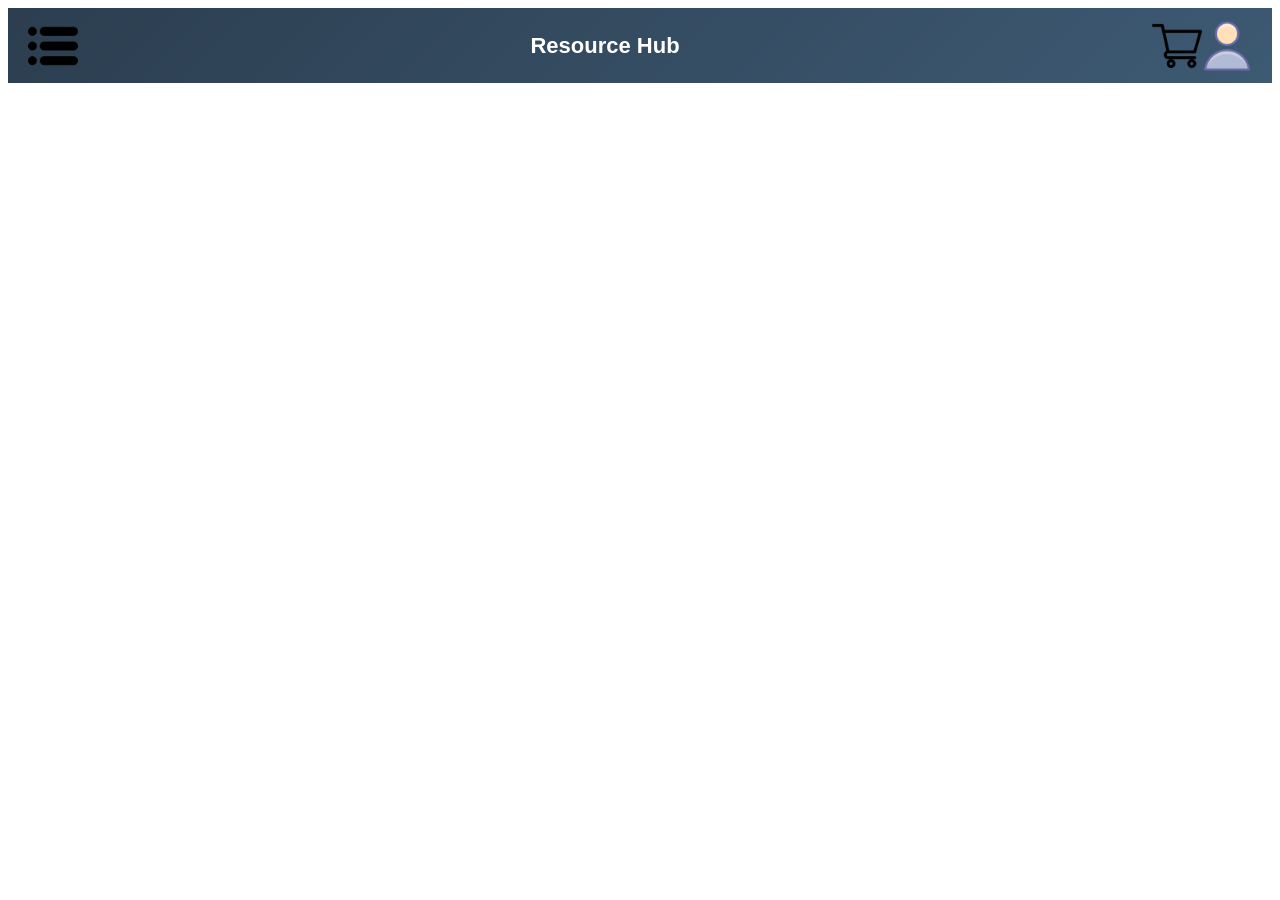
<file: index.html>
<!DOCTYPE html>
<html>
<head>
    <title>Resource Sharing</title>
    <link rel="stylesheet" href="css/main-header.css">
</head>
<body>
    <header class="header">
            <div class ="menu-div">
                <img class="menu-img" src="assets/menu-img.png" alt="menu image">
            </div>
            <div class="logo-div">
                <h2 class="header-logo-text">Resource Hub</h2>
            </div>
            <div class="cart-div">
                <img class="cart-img" src="assets/shopping-cart.png" alt="cart">
            </div>
        <div class="profile-div">
            <img class="profile-img" src="assets/people.png" alt="profile">
        </div>
    </header>
</body>
</html>
</file>
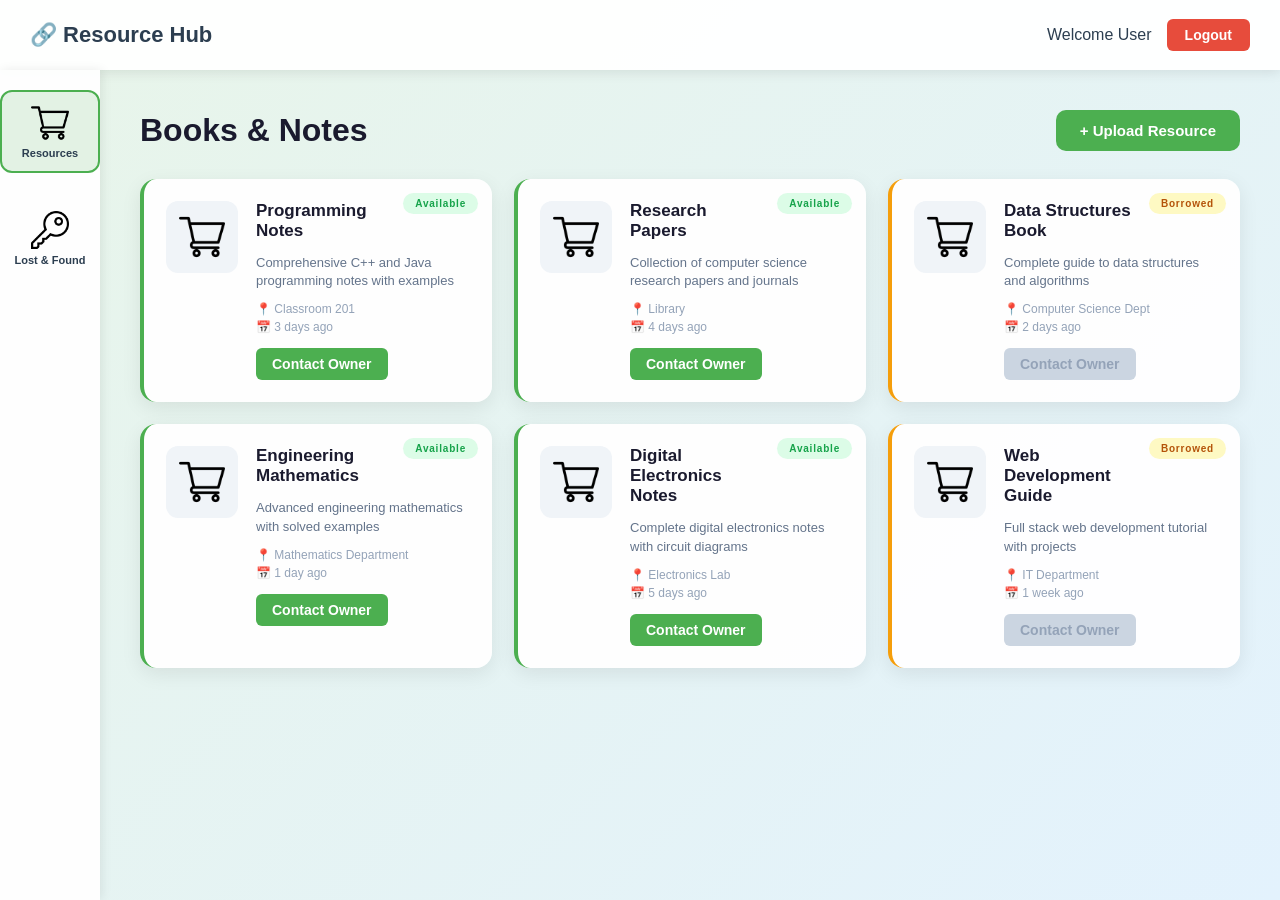
<file: books-notes.html>
<!DOCTYPE html>
<html>
<head>
    <title>Books & Notes - Resource Sharing Hub</title>
    <link href="css/books-notes.css" rel="stylesheet">
</head>
<body>
    <header class="header">
        <div class="logo-div">
            <h2 class="logo-text">🔗 Resource Hub</h2>
        </div>
        <div class="right-section"> 
            <div class="user-info">
                <span>Welcome User</span>
                <a href="welcome.html" class="logout-btn">Logout</a>
            </div>
        </div>
    </header>

    <div class="main-container">
        <aside class="sidebar">
            <div class="icon-container">
                <a href="dashboard.html" class="icon-item-link">
                    <div class="icon-item active">
                        <img src="assets/shopping-cart.png" alt="Resource Sharing" class="nav-icon">
                        <span class="icon-label">Resources</span>
                    </div>
                </a>
                <a href="lost-found.html" class="icon-item-link">
                    <div class="icon-item">
                        <img src="assets/key.png" alt="Lost & Found" class="nav-icon">
                        <span class="icon-label">Lost & Found</span>
                    </div>
                </a>
            </div>
        </aside>

        <main class="main-content">
            <div class="content-header">
                <h1 class="page-title">Books & Notes</h1>
                <a href="upload-resource.html" class="upload-btn">+ Upload Resource</a>
            </div>

            <div class="items-grid" id="itemsGrid">
                <div class="item-card available" data-name="Programming Notes">
                                        <span class="status-badge available">Available</span>
                                        <div class="item-image"><img src="assets/shopping-cart.png" alt="Book"></div>
                    <div class="item-details">
                        <h3>Programming Notes</h3>
                        <p class="item-description">Comprehensive C++ and Java programming notes with examples</p>
                        <div class="item-meta">
                            <span class="location">📍 Classroom 201</span>
                            <span class="date">📅 3 days ago</span>
                        </div>
                        <a href="contact-owner.html" class="contact-btn">Contact Owner</a>
                    </div>
                </div>

                <div class="item-card available" data-name="Research Papers">
                                        <span class="status-badge available">Available</span>
                                        <div class="item-image"><img src="assets/shopping-cart.png" alt="Book"></div>
                    <div class="item-details">
                        <h3>Research Papers</h3>
                        <p class="item-description">Collection of computer science research papers and journals</p>
                        <div class="item-meta">
                            <span class="location">📍 Library</span>
                            <span class="date">📅 4 days ago</span>
                        </div>
                        <a href="contact-owner.html" class="contact-btn">Contact Owner</a>
                    </div>
                </div>

                <div class="item-card borrowed" data-name="Data Structures Book">
                    <span class="status-badge borrowed">Borrowed</span>
                    <div class="item-image"><img src="assets/shopping-cart.png" alt="Book"></div>
                    <div class="item-details">
                        <h3>Data Structures Book</h3>
                        <p class="item-description">Complete guide to data structures and algorithms</p>
                        <div class="item-meta">
                            <span class="location">📍 Computer Science Dept</span>
                            <span class="date">📅 2 days ago</span>
                        </div>
                        <button class="contact-btn" disabled>Contact Owner</button>
                    </div>
                </div>

                <div class="item-card available" data-name="Engineering Mathematics">
                                        <span class="status-badge available">Available</span>
                                        <div class="item-image"><img src="assets/shopping-cart.png" alt="Book"></div>
                    <div class="item-details">
                        <h3>Engineering Mathematics</h3>
                        <p class="item-description">Advanced engineering mathematics with solved examples</p>
                        <div class="item-meta">
                            <span class="location">📍 Mathematics Department</span>
                            <span class="date">📅 1 day ago</span>
                        </div>
                        <a href="contact-owner.html" class="contact-btn">Contact Owner</a>
                    </div>
                </div>

                <div class="item-card available" data-name="Digital Electronics Notes">
                                        <span class="status-badge available">Available</span>
                                        <div class="item-image"><img src="assets/shopping-cart.png" alt="Book"></div>
                    <div class="item-details">
                        <h3>Digital Electronics Notes</h3>
                        <p class="item-description">Complete digital electronics notes with circuit diagrams</p>
                        <div class="item-meta">
                            <span class="location">📍 Electronics Lab</span>
                            <span class="date">📅 5 days ago</span>
                        </div>
                        <a href="contact-owner.html" class="contact-btn">Contact Owner</a>
                    </div>
                </div>

                <div class="item-card borrowed" data-name="Web Development Guide">
                    <span class="status-badge borrowed">Borrowed</span>
                    <div class="item-image"><img src="assets/shopping-cart.png" alt="Book"></div>
                    <div class="item-details">
                        <h3>Web Development Guide</h3>
                        <p class="item-description">Full stack web development tutorial with projects</p>
                        <div class="item-meta">
                            <span class="location">📍 IT Department</span>
                            <span class="date">📅 1 week ago</span>
                        </div>
                        <button class="contact-btn" disabled>Contact Owner</button>
                    </div>
                </div>
            </div>
            <p id="noResults" class="no-results" style="display:none;">No items match your search.</p>
        </main>
    </div>

</body>
</html>
</file>
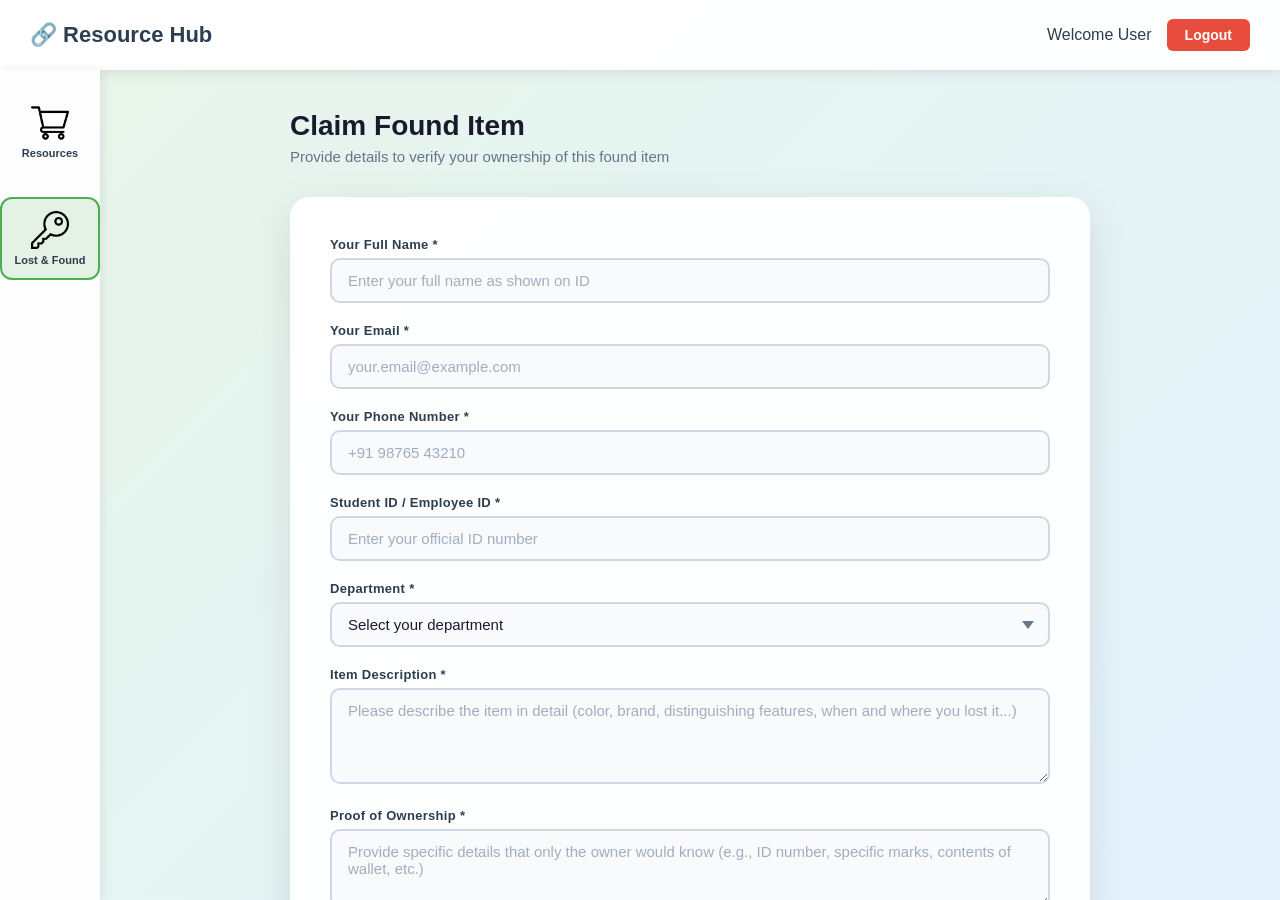
<file: claim-item.html>
<!DOCTYPE html>
<html>
<head>
    <title>Claim Item - Resource Sharing Hub</title>
    <link href="css/claim-item.css" rel="stylesheet">
</head>
<body>
    <header class="header">
        <div class="logo-div">
            <h2 class="logo-text">🔗 Resource Hub</h2>
        </div>
        <div class="right-section"> 
            <div class="user-info">
                <span>Welcome User</span>
                <a href="welcome.html" class="logout-btn">Logout</a>
            </div>
        </div>
    </header>

    <div class="main-container">
        <!-- Left Sidebar with Icons -->
        <aside class="sidebar">
            <div class="icon-container">
                <a href="dashboard.html" class="icon-item-link">
                    <div class="icon-item">
                        <img src="assets/shopping-cart.png" alt="Resource Sharing" class="nav-icon">
                        <span class="icon-label">Resources</span>
                    </div>
                </a>
                <a href="lost-found.html" class="icon-item-link">
                    <div class="icon-item active">
                        <img src="assets/key.png" alt="Lost & Found" class="nav-icon">
                        <span class="icon-label">Lost & Found</span>
                    </div>
                </a>
            </div>
        </aside>

        <!-- Main Content Area -->
        <main class="main-content">
            <div class="claim-container">
                <div class="claim-header">
                    <h1 class="claim-title">Claim Found Item</h1>
                    <p class="claim-subtitle">Provide details to verify your ownership of this found item</p>
                </div>

                
                <!-- Claim Form -->
                <div class="claim-form-container">
                    <form class="claim-form" action="lost-found.html">
                        <div class="form-group">
                            <label class="form-label" for="your-name">Your Full Name *</label>
                            <input type="text" id="your-name" name="your-name" class="form-input" placeholder="Enter your full name as shown on ID" required>
                        </div>

                        <div class="form-group">
                            <label class="form-label" for="your-email">Your Email *</label>
                            <input type="email" id="your-email" name="your-email" class="form-input" placeholder="your.email@example.com" required>
                        </div>

                        <div class="form-group">
                            <label class="form-label" for="your-phone">Your Phone Number *</label>
                            <input type="tel" id="your-phone" name="your-phone" class="form-input" placeholder="+91 98765 43210" required>
                        </div>

                        <div class="form-group">
                            <label class="form-label" for="student-id">Student ID / Employee ID *</label>
                            <input type="text" id="student-id" name="student-id" class="form-input" placeholder="Enter your official ID number" required>
                        </div>

                        <div class="form-group">
                            <label class="form-label" for="department">Department *</label>
                            <select id="department" name="department" class="form-input" required>
                                <option value="">Select your department</option>
                                <option value="computer-science">Computer Science</option>
                                <option value="electronics">Electronics</option>
                                <option value="mechanical">Mechanical</option>
                                <option value="civil">Civil</option>
                                <option value="electrical">Electrical</option>
                                <option value="other">Other</option>
                            </select>
                        </div>

                        <div class="form-group">
                            <label class="form-label" for="item-description">Item Description *</label>
                            <textarea id="item-description" name="description" class="form-input" rows="4" placeholder="Please describe the item in detail (color, brand, distinguishing features, when and where you lost it...)" required></textarea>
                        </div>

                        <div class="form-group">
                            <label class="form-label" for="proof">Proof of Ownership *</label>
                            <textarea id="proof" name="proof" class="form-input" rows="3" placeholder="Provide specific details that only the owner would know (e.g., ID number, specific marks, contents of wallet, etc.)" required></textarea>
                        </div>

                        <div class="form-group">
                            <label class="form-label" for="pickup-time">Preferred Pickup Time</label>
                            <select id="pickup-time" name="pickup-time" class="form-input">
                                <option value="">Select preferred time</option>
                                <option value="morning">Morning (9AM - 12PM)</option>
                                <option value="afternoon">Afternoon (12PM - 4PM)</option>
                                <option value="evening">Evening (4PM - 6PM)</option>
                                <option value="flexible">Flexible</option>
                            </select>
                        </div>

                        <div class="verification-checkbox">
                            <label class="checkbox-label">
                                <input type="checkbox" name="verification" required>
                                <span class="checkmark"></span>
                                I certify that I am the rightful owner of this item and understand that false claims may result in disciplinary action.
                            </label>
                        </div>

                        <div class="form-actions">
                            <a href="lost-found.html" class="cancel-btn">Go Back</a>
                            <button type="submit" class="submit-btn">Submit Claim</button>
                        </div>
                    </form>
                </div>

            </div>
        </main>
    </div>

</body>
</html>
</file>
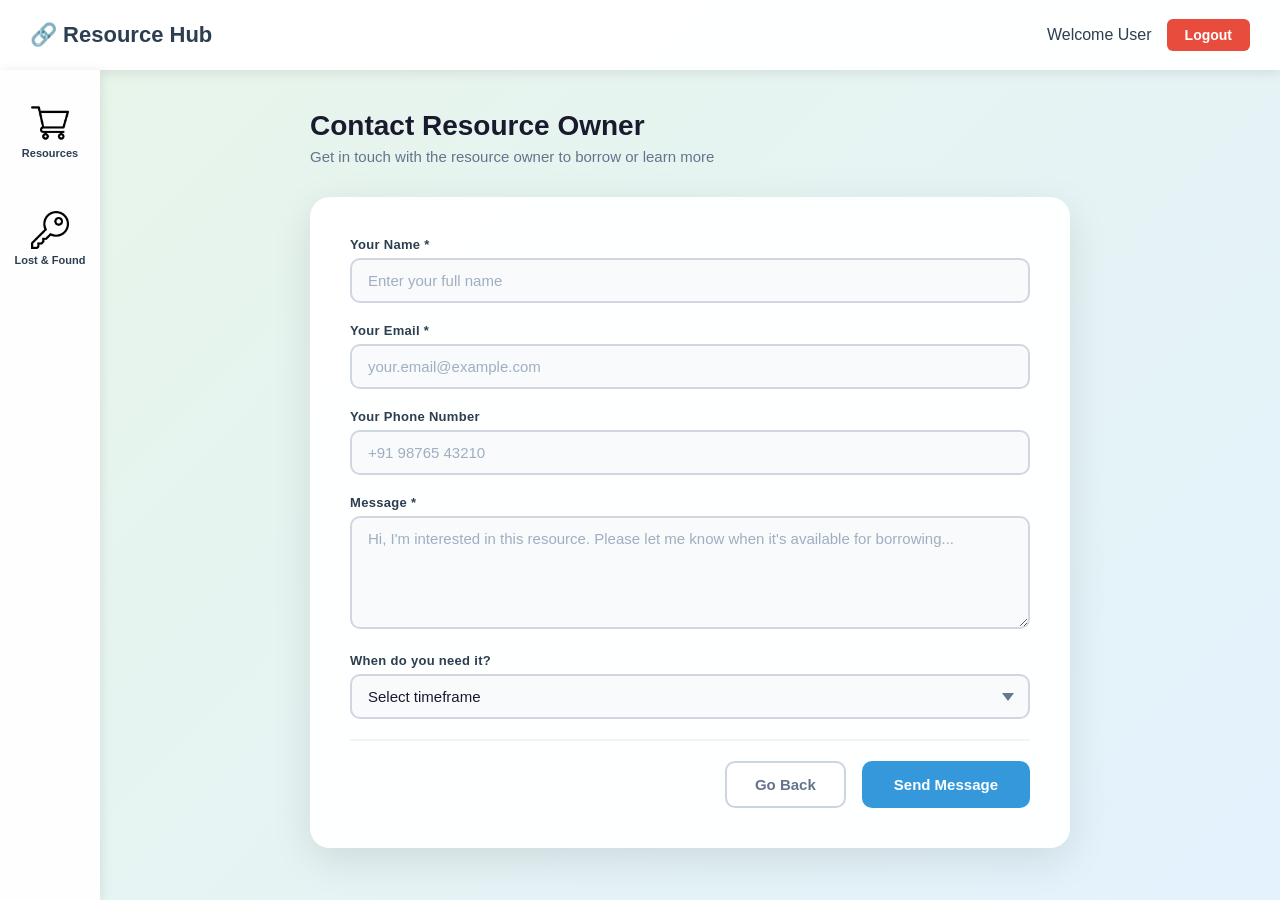
<file: contact-owner.html>
<!DOCTYPE html>
<html>
<head>
    <title>Contact Owner - Resource Sharing Hub</title>
    <link href="css/contact-owner.css" rel="stylesheet">
</head>
<body>
    <header class="header">
        <div class="logo-div">
            <h2 class="logo-text">🔗 Resource Hub</h2>
        </div>
        <div class="right-section"> 
            <div class="user-info">
                <span>Welcome User</span>
                <a href="welcome.html" class="logout-btn">Logout</a>
            </div>
        </div>
    </header>

    <div class="main-container">
        <!-- Left Sidebar with Icons -->
        <aside class="sidebar">
            <div class="icon-container">
                <a href="dashboard.html" class="icon-item-link">
                    <div class="icon-item">
                        <img src="assets/shopping-cart.png" alt="Resource Sharing" class="nav-icon">
                        <span class="icon-label">Resources</span>
                    </div>
                </a>
                <a href="lost-found.html" class="icon-item-link">
                    <div class="icon-item">
                        <img src="assets/key.png" alt="Lost & Found" class="nav-icon">
                        <span class="icon-label">Lost & Found</span>
                    </div>
                </a>
            </div>
        </aside>

        <!-- Main Content Area -->
        <main class="main-content">
            <div class="contact-container">
                <div class="contact-header">
                    <h1 class="contact-title">Contact Resource Owner</h1>
                    <p class="contact-subtitle">Get in touch with the resource owner to borrow or learn more</p>
                </div>

                <!-- Contact Form -->
                <div class="contact-form-container">
                    <form class="contact-form" action="dashboard.html">
                        <div class="form-group">
                            <label class="form-label" for="your-name">Your Name *</label>
                            <input type="text" id="your-name" name="your-name" class="form-input" placeholder="Enter your full name" required>
                        </div>

                        <div class="form-group">
                            <label class="form-label" for="your-email">Your Email *</label>
                            <input type="email" id="your-email" name="your-email" class="form-input" placeholder="your.email@example.com" required>
                        </div>

                        <div class="form-group">
                            <label class="form-label" for="your-phone">Your Phone Number</label>
                            <input type="tel" id="your-phone" name="your-phone" class="form-input" placeholder="+91 98765 43210">
                        </div>

                        <div class="form-group">
                            <label class="form-label" for="message">Message *</label>
                            <textarea id="message" name="message" class="form-input" rows="5" placeholder="Hi, I'm interested in this resource. Please let me know when it's available for borrowing..." required></textarea>
                        </div>

                        <div class="form-group">
                            <label class="form-label" for="availability">When do you need it?</label>
                            <select id="availability" name="availability" class="form-input">
                                <option value="">Select timeframe</option>
                                <option value="immediately">Immediately</option>
                                <option value="this-week">This week</option>
                                <option value="next-week">Next week</option>
                                <option value="this-month">This month</option>
                                <option value="flexible">Flexible</option>
                            </select>
                        </div>

                        <div class="form-actions">
                            <a href="dashboard.html" class="cancel-btn">Go Back</a>
                            <button type="submit" class="submit-btn">Send Message</button>
                        </div>
                    </form>
                </div>

            </div>
        </main>
    </div>

</body>
</html>
</file>
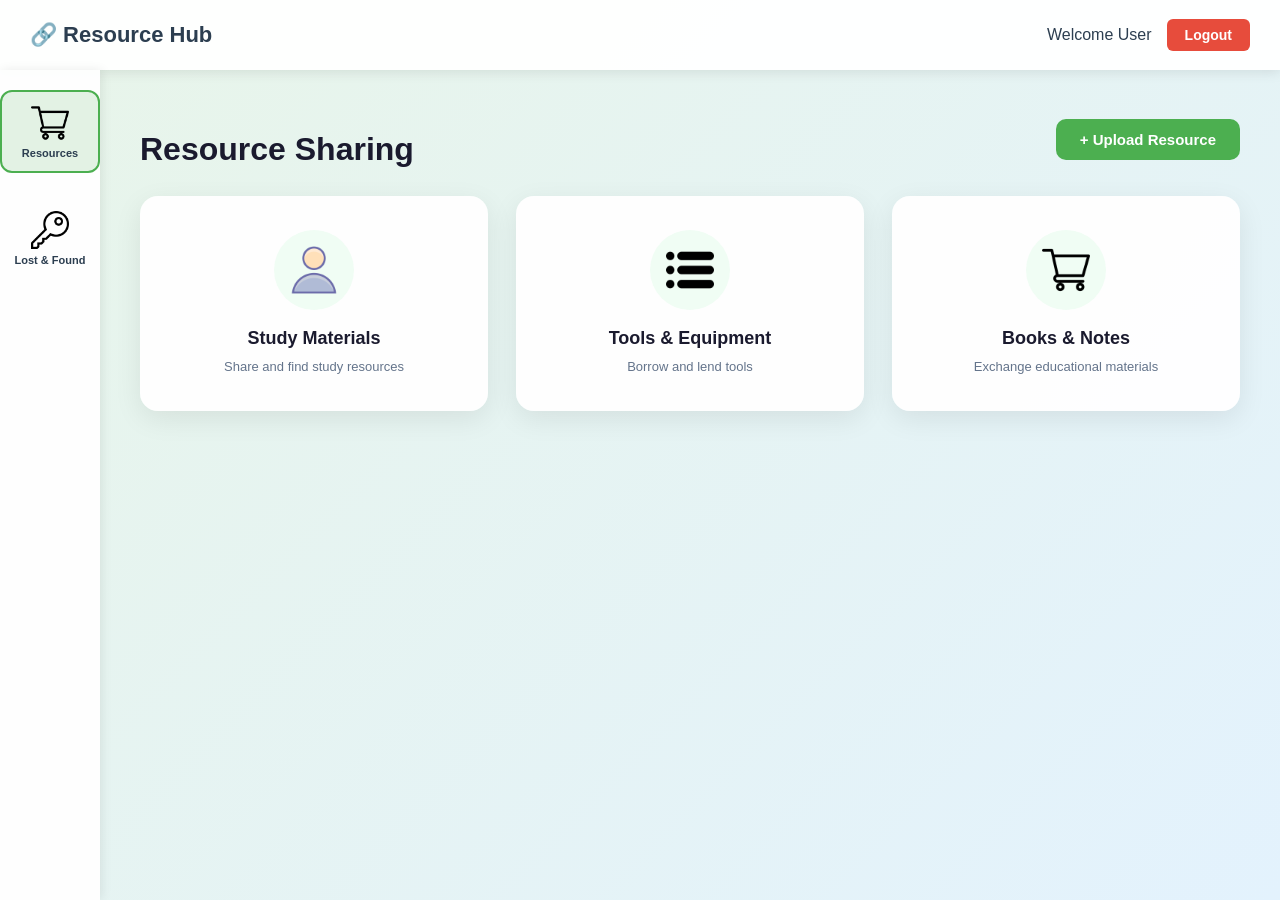
<file: dashboard.html>
<!DOCTYPE html>
<html>
<head>
    <title>Resource Sharing & Lost Items Dashboard</title>
    <link href="css/dashboard.css" rel="stylesheet">
</head>
<body>
    <header class="header">
        <div class="logo-div">
            <h2 class="logo-text">🔗 Resource Hub</h2>
        </div>
        <div class="right-section"> 
            <div class="user-info">
                <span>Welcome User</span>
                <a href="welcome.html" class="logout-btn">Logout</a>
            </div>
        </div>
    </header>

    <div class="main-container">
        <!-- Left Sidebar with Icons -->
        <aside class="sidebar">
            <div class="icon-container">
                <a href="dashboard.html" class="icon-item-link">
                    <div class="icon-item active">
                        <img src="assets/shopping-cart.png" alt="Resource Sharing" class="nav-icon">
                        <span class="icon-label">Resources</span>
                    </div>
                </a>
                <a href="lost-found.html" class="icon-item-link">
                    <div class="icon-item">
                        <img src="assets/key.png" alt="Lost & Found" class="nav-icon">
                        <span class="icon-label">Lost & Found</span>
                    </div>
                </a>
            </div>
        </aside>

        <!-- Main Content Area -->
        <main class="main-content">
            <!-- Resource Sharing Section -->
            <div id="resource-sharing" class="content-section active">
                <div class="content-header">
                    <h1 class="page-title">Resource Sharing</h1>
                    <a href="upload-resource.html" class="upload-btn">+ Upload Resource</a>
                </div>
                
                <div class="resource-grid">
                    <a href="study-materials.html" class="resource-card-link">
                        <div class="resource-card">
                            <div class="card-image">
                                <img src="assets/people.png" alt="Resource">
                            </div>
                            <h3>Study Materials</h3>
                            <p>Share and find study resources</p>
                        </div>
                    </a>
                    <a href="tools-equipment.html" class="resource-card-link">
                        <div class="resource-card">
                            <div class="card-image">
                                <img src="assets/menu-img.png" alt="Resource">
                            </div>
                            <h3>Tools & Equipment</h3>
                            <p>Borrow and lend tools</p>
                        </div>
                    </a>
                    <a href="books-notes.html" class="resource-card-link">
                        <div class="resource-card">
                            <div class="card-image">
                                <img src="assets/shopping-cart.png" alt="Resource">
                            </div>
                            <h3>Books & Notes</h3>
                            <p>Exchange educational materials</p>
                        </div>
                    </a>
                </div>
            </div>
        </main>
    </div>

</body>
</html>
</file>
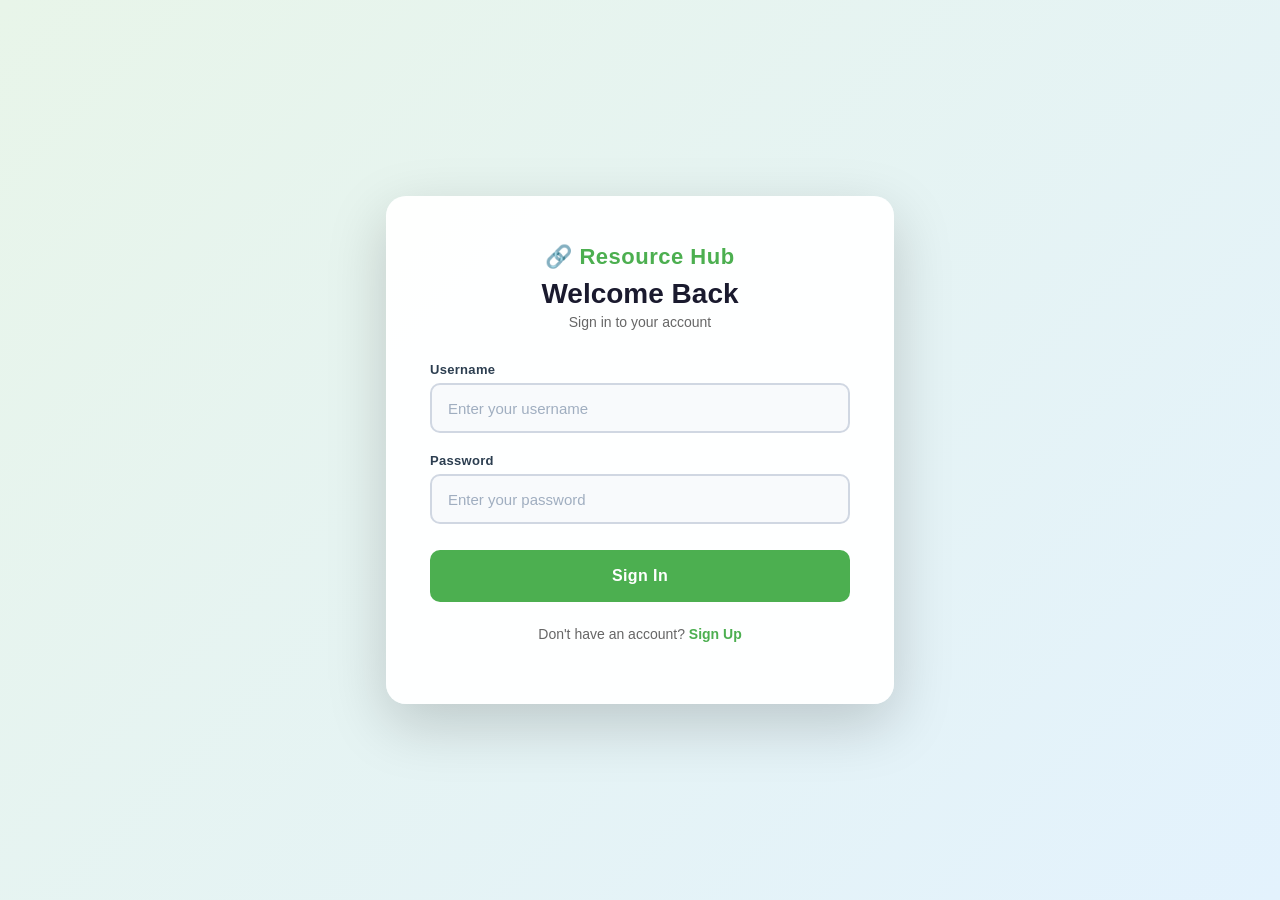
<file: login.html>
<!DOCTYPE html>
<html>
<head>
    <title>Login — Resource Hub</title>
    <link href="css/login.css" rel="stylesheet">
</head>
<body>
<div class="login-container">
    <div class="login-box">
        <div class="login-logo">🔗 Resource Hub</div>
        <h1 class="login-title">Welcome Back</h1>
        <p class="login-subtitle">Sign in to your account</p>
        <form class="login-form" action="dashboard.html" method="get">
            <div class="form-group">
                <label class="form-label" for="username">Username</label>
                <input type="text" id="username" class="form-input" placeholder="Enter your username" required>
            </div>
            <div class="form-group">
                <label class="form-label" for="password">Password</label>
                <input type="password" id="password" class="form-input" placeholder="Enter your password" required>
            </div>
            <button type="submit" class="login-btn">Sign In</button>
        </form>
        <div class="form-footer">
            <p>Don't have an account? <a href="signup.html">Sign Up</a></p>
        </div>
    </div>
</div>
</body>
</html>
</file>
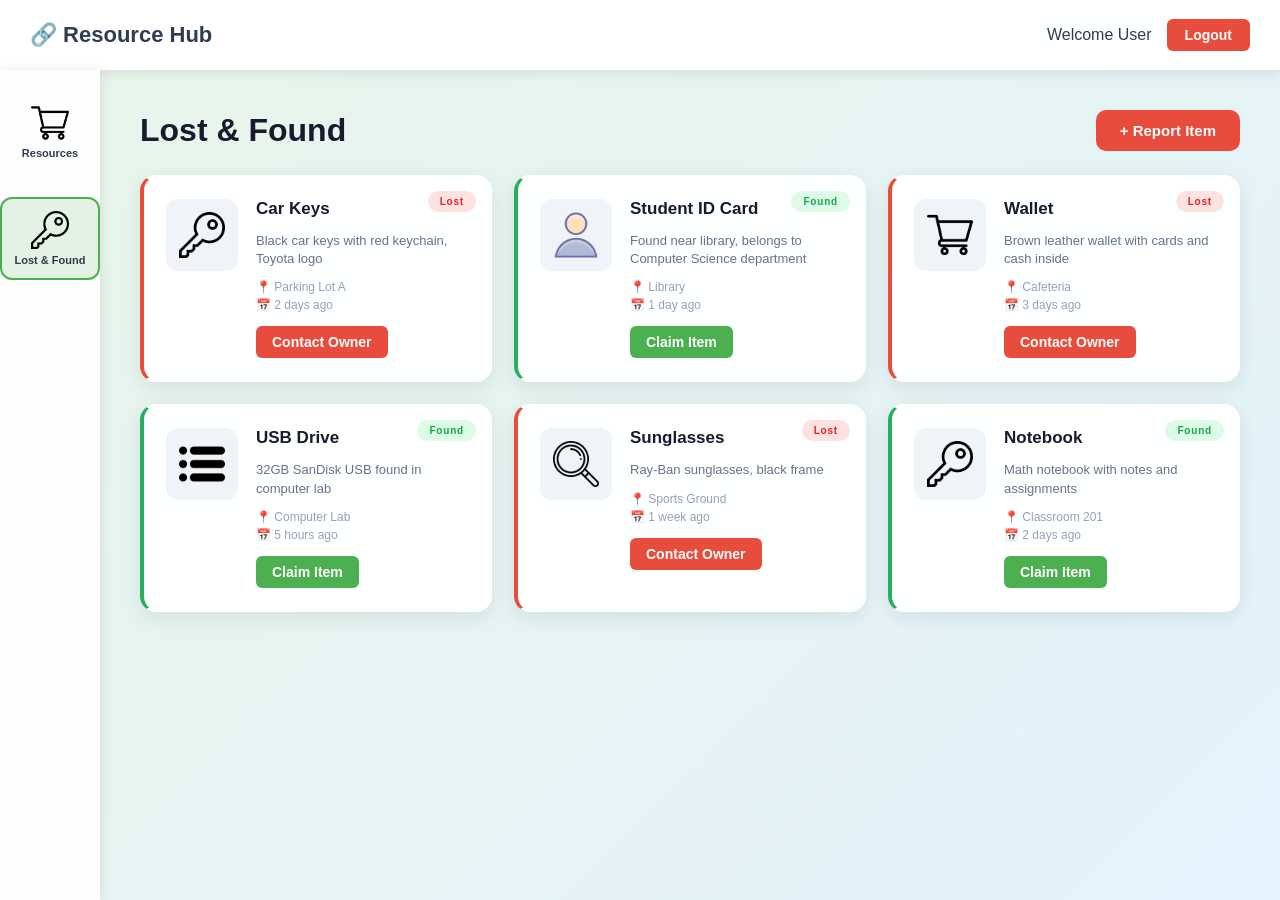
<file: lost-found.html>
<!DOCTYPE html>
<html>
<head>
    <title>Lost & Found - Resource Sharing Hub</title>
    <link href="css/lost-found.css" rel="stylesheet">
</head>
<body>
    <header class="header">
        <div class="logo-div">
            <h2 class="logo-text">🔗 Resource Hub</h2>
        </div>
        <div class="right-section"> 
            <div class="user-info">
                <span>Welcome User</span>
                <a href="welcome.html" class="logout-btn">Logout</a>
            </div>
        </div>
    </header>

    <div class="main-container">
        <!-- Left Sidebar with Icons -->
        <aside class="sidebar">
            <div class="icon-container">
                <a href="dashboard.html" class="icon-item-link">
                    <div class="icon-item">
                        <img src="assets/shopping-cart.png" alt="Resource Sharing" class="nav-icon">
                        <span class="icon-label">Resources</span>
                    </div>
                </a>
                <a href="lost-found.html" class="icon-item-link">
                    <div class="icon-item active">
                        <img src="assets/key.png" alt="Lost & Found" class="nav-icon">
                        <span class="icon-label">Lost & Found</span>
                    </div>
                </a>
            </div>
        </aside>

        <!-- Main Content Area -->
        <main class="main-content">
            <div class="content-header">
                <h1 class="page-title">Lost & Found</h1>
                <a href="report-item.html" class="report-btn">+ Report Item</a>
            </div>

            <!-- Items Grid -->
            <div class="items-grid" id="itemsGrid">
                <div class="item-card lost" data-name="Car Keys">
                                        <span class="status-badge lost">Lost</span>
                                        <div class="item-image">
                        <img src="assets/key.png" alt="Lost Item">
                    </div>
                    <div class="item-details">
                        <h3>Car Keys</h3>
                        <p class="item-description">Black car keys with red keychain, Toyota logo</p>
                        <div class="item-meta">
                            <span class="location">📍 Parking Lot A</span>
                            <span class="date">📅 2 days ago</span>
                        </div>
                        <a href="contact-owner.html" class="contact-btn">Contact Owner</a>
                    </div>
                </div>

                <div class="item-card found" data-name="Student ID Card">
                                        <span class="status-badge found">Found</span>
                                        <div class="item-image">
                        <img src="assets/people.png" alt="Found Item">
                    </div>
                    <div class="item-details">
                        <h3>Student ID Card</h3>
                        <p class="item-description">Found near library, belongs to Computer Science department</p>
                        <div class="item-meta">
                            <span class="location">📍 Library</span>
                            <span class="date">📅 1 day ago</span>
                        </div>
                        <a href="claim-item.html" class="contact-btn claim-btn">Claim Item</a>
                    </div>
                </div>

                <div class="item-card lost" data-name="Wallet">
                                        <span class="status-badge lost">Lost</span>
                                        <div class="item-image">
                        <img src="assets/shopping-cart.png" alt="Lost Item">
                    </div>
                    <div class="item-details">
                        <h3>Wallet</h3>
                        <p class="item-description">Brown leather wallet with cards and cash inside</p>
                        <div class="item-meta">
                            <span class="location">📍 Cafeteria</span>
                            <span class="date">📅 3 days ago</span>
                        </div>
                        <a href="contact-owner.html" class="contact-btn">Contact Owner</a>
                    </div>
                </div>

                <div class="item-card found" data-name="USB Drive">
                                        <span class="status-badge found">Found</span>
                                        <div class="item-image">
                        <img src="assets/menu-img.png" alt="Found Item">
                    </div>
                    <div class="item-details">
                        <h3>USB Drive</h3>
                        <p class="item-description">32GB SanDisk USB found in computer lab</p>
                        <div class="item-meta">
                            <span class="location">📍 Computer Lab</span>
                            <span class="date">📅 5 hours ago</span>
                        </div>
                        <a href="claim-item.html" class="contact-btn claim-btn">Claim Item</a>
                    </div>
                </div>

                <div class="item-card lost" data-name="Sunglasses">
                                        <span class="status-badge lost">Lost</span>
                                        <div class="item-image">
                        <img src="assets/loupe.png" alt="Lost Item">
                    </div>
                    <div class="item-details">
                        <h3>Sunglasses</h3>
                        <p class="item-description">Ray-Ban sunglasses, black frame</p>
                        <div class="item-meta">
                            <span class="location">📍 Sports Ground</span>
                            <span class="date">📅 1 week ago</span>
                        </div>
                        <a href="contact-owner.html" class="contact-btn">Contact Owner</a>
                    </div>
                </div>

                <div class="item-card found" data-name="Notebook">
                                        <span class="status-badge found">Found</span>
                                        <div class="item-image">
                        <img src="assets/key.png" alt="Found Item">
                    </div>
                    <div class="item-details">
                        <h3>Notebook</h3>
                        <p class="item-description">Math notebook with notes and assignments</p>
                        <div class="item-meta">
                            <span class="location">📍 Classroom 201</span>
                            <span class="date">📅 2 days ago</span>
                        </div>
                        <a href="claim-item.html" class="contact-btn claim-btn">Claim Item</a>
                    </div>
                </div>
            </div>

            <p id="noResults" class="no-results" style="display:none;">No items match your search.</p>
        </main>
    </div>

</body>
</html>
</file>
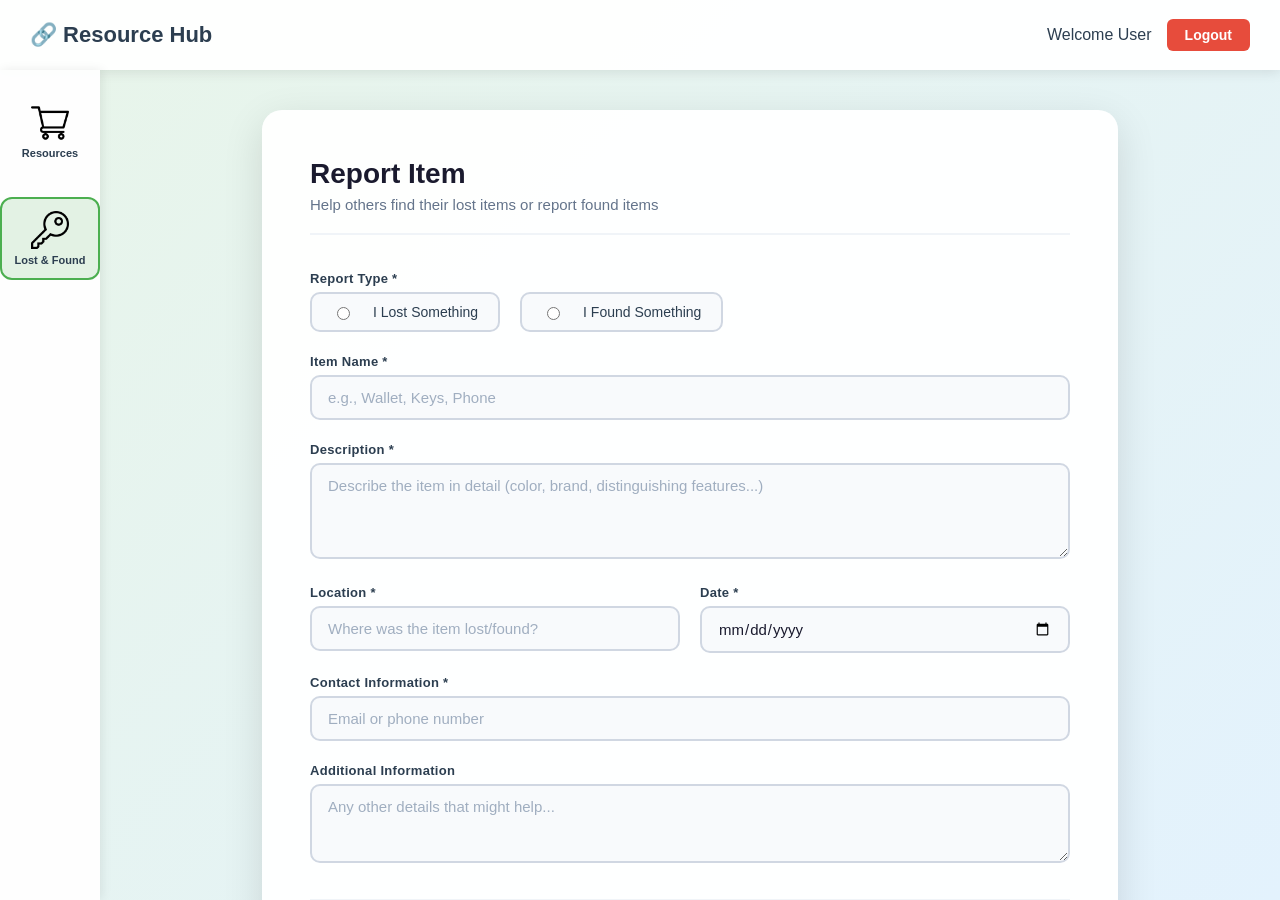
<file: report-item.html>
<!DOCTYPE html>
<html>
<head>
    <title>Report Item - Lost & Found Hub</title>
    <link href="css/report-item.css" rel="stylesheet">
</head>
<body>
    <header class="header">
        <div class="logo-div">
            <h2 class="logo-text">🔗 Resource Hub</h2>
        </div>
        <div class="right-section"> 
            <div class="user-info">
                <span>Welcome User</span>
                <a href="welcome.html" class="logout-btn">Logout</a>
            </div>
        </div>
    </header>

    <div class="main-container">
        <!-- Left Sidebar with Icons -->
        <aside class="sidebar">
            <div class="icon-container">
                <a href="dashboard.html" class="icon-item-link">
                    <div class="icon-item">
                        <img src="assets/shopping-cart.png" alt="Resource Sharing" class="nav-icon">
                        <span class="icon-label">Resources</span>
                    </div>
                </a>
                <a href="lost-found.html" class="icon-item-link">
                    <div class="icon-item active">
                        <img src="assets/key.png" alt="Lost & Found" class="nav-icon">
                        <span class="icon-label">Lost & Found</span>
                    </div>
                </a>
            </div>
        </aside>

        <!-- Main Content Area -->
        <main class="main-content">
            <div class="form-container">
                <div class="form-header">
                    <h1 class="form-title">Report Item</h1>
                    <p class="form-subtitle">Help others find their lost items or report found items</p>
                </div>

                <form class="report-form" action="lost-found.html">
                    <div class="form-group">
                        <label class="form-label">Report Type *</label>
                        <div class="radio-group">
                            <label class="radio-label">
                                <input type="radio" name="report-type" value="lost" required>
                                <span class="radio-custom"></span>
                                I Lost Something
                            </label>
                            <label class="radio-label">
                                <input type="radio" name="report-type" value="found" required>
                                <span class="radio-custom"></span>
                                I Found Something
                            </label>
                        </div>
                    </div>


                    <div class="form-group">
                        <label class="form-label" for="item-name">Item Name *</label>
                        <input type="text" id="item-name" name="item-name" class="form-input" placeholder="e.g., Wallet, Keys, Phone" required>
                    </div>



                    <div class="form-group">
                        <label class="form-label" for="description">Description *</label>
                        <textarea id="description" name="description" class="form-input" rows="4" placeholder="Describe the item in detail (color, brand, distinguishing features...)" required></textarea>
                    </div>

                    <div class="form-row">
                        <div class="form-group">
                            <label class="form-label" for="location">Location *</label>
                            <input type="text" id="location" name="location" class="form-input" placeholder="Where was the item lost/found?" required>
                        </div>
                        
                        <div class="form-group">
                            <label class="form-label" for="date">Date *</label>
                            <input type="date" id="date" name="date" class="form-input" required>
                        </div>
                    </div>

                    <div class="form-group">
                        <label class="form-label" for="contact">Contact Information *</label>
                        <input type="text" id="contact" name="contact" class="form-input" placeholder="Email or phone number" required>
                    </div>

                    <div class="form-group">
                        <label class="form-label" for="additional-info">Additional Information</label>
                        <textarea id="additional-info" name="additional-info" class="form-input" rows="3" placeholder="Any other details that might help..."></textarea>
                    </div>

                    <div class="form-actions">
                        <a href="lost-found.html" class="cancel-btn">Cancel</a>
                        <button type="submit" class="submit-btn">Submit Report</button>
                    </div>
                </form>
            </div>
        </main>
    </div>

</body>
</html>
</file>
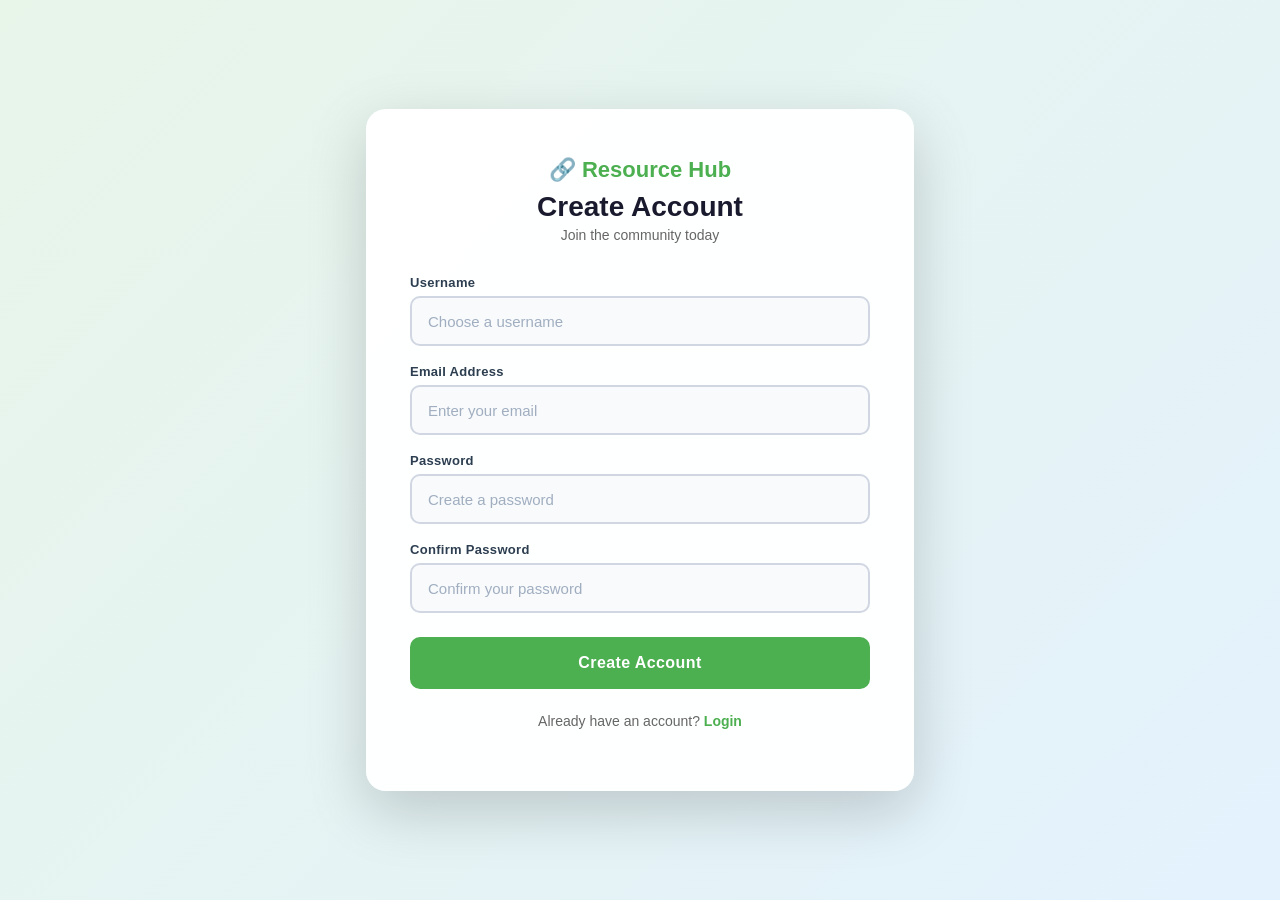
<file: signup.html>
<!DOCTYPE html>
<html>
<head>
    <title>Sign Up — Resource Hub</title>
    <link href="css/signup.css" rel="stylesheet">
</head>
<body>
<div class="signup-container">
    <div class="signup-box">
        <div class="signup-logo">🔗 Resource Hub</div>
        <h1 class="signup-title">Create Account</h1>
        <p class="signup-subtitle">Join the community today</p>
        <form class="signup-form" action="dashboard.html" method="get">
            <div class="form-group">
                <label class="form-label" for="username">Username</label>
                <input type="text" id="username" class="form-input" placeholder="Choose a username" required>
            </div>
            <div class="form-group">
                <label class="form-label" for="email">Email Address</label>
                <input type="email" id="email" class="form-input" placeholder="Enter your email" required>
            </div>
            <div class="form-group">
                <label class="form-label" for="password">Password</label>
                <input type="password" id="password" class="form-input" placeholder="Create a password" required>
            </div>
            <div class="form-group">
                <label class="form-label" for="confirm-password">Confirm Password</label>
                <input type="password" id="confirm-password" class="form-input" placeholder="Confirm your password" required>
            </div>
            <button type="submit" class="signup-btn">Create Account</button>
        </form>
        <div class="form-footer">
            <p>Already have an account? <a href="login.html">Login</a></p>
        </div>
    </div>
</div>
</body>
</html>
</file>
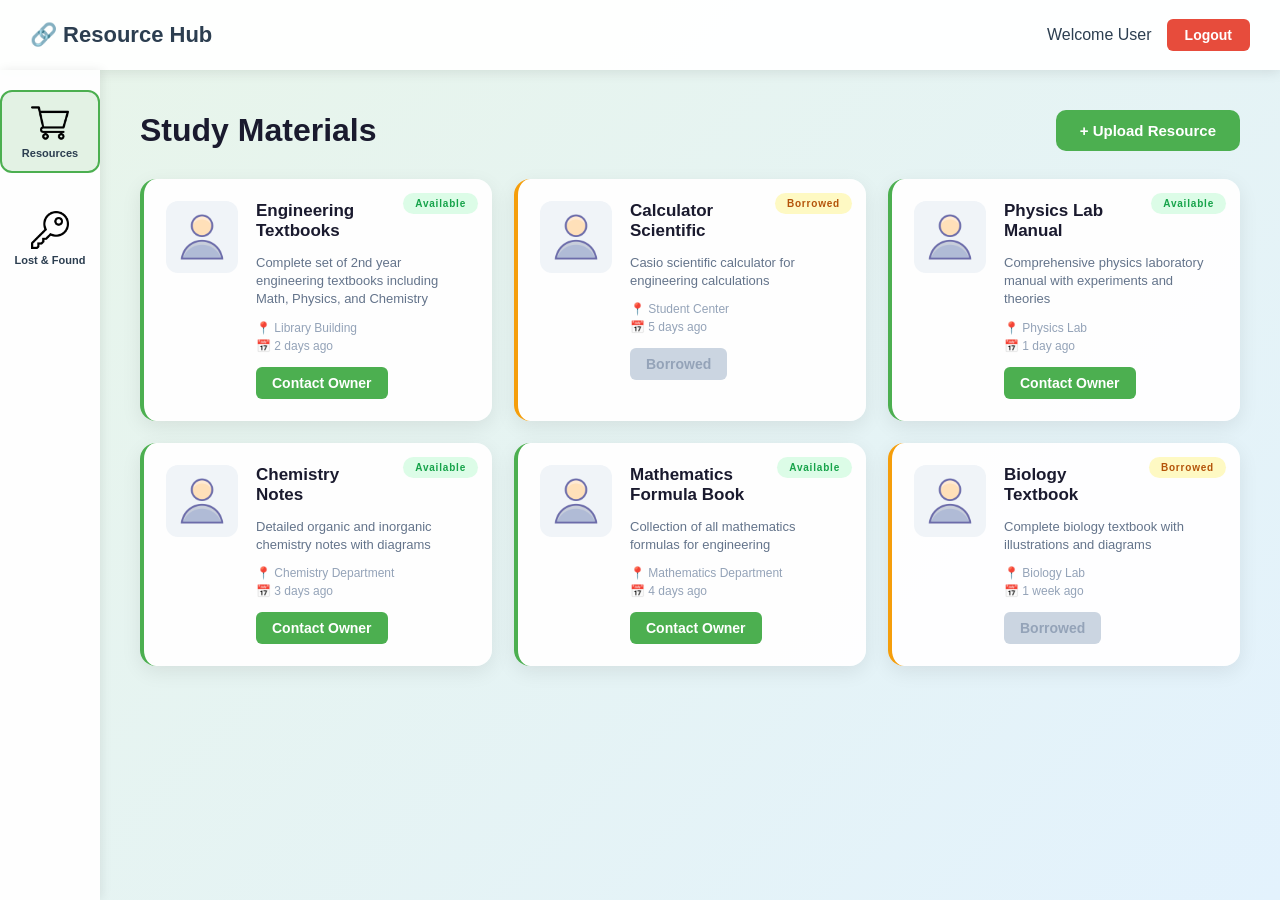
<file: study-materials.html>
<!DOCTYPE html>
<html>
<head>
    <title>Study Materials - Resource Sharing Hub</title>
    <link href="css/study-materials.css" rel="stylesheet">
</head>
<body>
    <header class="header">
        <div class="logo-div">
            <h2 class="logo-text">🔗 Resource Hub</h2>
        </div>
        <div class="right-section"> 
            <div class="user-info">
                <span>Welcome User</span>
                <a href="welcome.html" class="logout-btn">Logout</a>
            </div>
        </div>
    </header>

    <div class="main-container">
        <aside class="sidebar">
            <div class="icon-container">
                <a href="dashboard.html" class="icon-item-link">
                    <div class="icon-item active">
                        <img src="assets/shopping-cart.png" alt="Resource Sharing" class="nav-icon">
                        <span class="icon-label">Resources</span>
                    </div>
                </a>
                <a href="lost-found.html" class="icon-item-link">
                    <div class="icon-item">
                        <img src="assets/key.png" alt="Lost & Found" class="nav-icon">
                        <span class="icon-label">Lost & Found</span>
                    </div>
                </a>
            </div>
        </aside>

        <main class="main-content">
            <div class="content-header">
                <h1 class="page-title">Study Materials</h1>
                <a href="upload-resource.html" class="upload-btn">+ Upload Resource</a>
            </div>

            <div class="items-grid" id="itemsGrid">
                <div class="item-card available" data-name="Engineering Textbooks">
                                        <span class="status-badge available">Available</span>
                                        <div class="item-image"><img src="assets/people.png" alt="Study Material"></div>
                    <div class="item-details">
                        <h3>Engineering Textbooks</h3>
                        <p class="item-description">Complete set of 2nd year engineering textbooks including Math, Physics, and Chemistry</p>
                        <div class="item-meta">
                            <span class="location">📍 Library Building</span>
                            <span class="date">📅 2 days ago</span>
                        </div>
                        <a href="contact-owner.html" class="contact-btn">Contact Owner</a>
                    </div>
                </div>

                <div class="item-card borrowed" data-name="Calculator Scientific">
                    <span class="status-badge borrowed">Borrowed</span>
                    <div class="item-image"><img src="assets/people.png" alt="Study Material"></div>
                    <div class="item-details">
                        <h3>Calculator Scientific</h3>
                        <p class="item-description">Casio scientific calculator for engineering calculations</p>
                        <div class="item-meta">
                            <span class="location">📍 Student Center</span>
                            <span class="date">📅 5 days ago</span>
                        </div>
                        <button class="contact-btn" disabled>Borrowed</button>
                    </div>
                </div>

                <div class="item-card available" data-name="Physics Lab Manual">
                                        <span class="status-badge available">Available</span>
                                        <div class="item-image"><img src="assets/people.png" alt="Study Material"></div>
                    <div class="item-details">
                        <h3>Physics Lab Manual</h3>
                        <p class="item-description">Comprehensive physics laboratory manual with experiments and theories</p>
                        <div class="item-meta">
                            <span class="location">📍 Physics Lab</span>
                            <span class="date">📅 1 day ago</span>
                        </div>
                        <a href="contact-owner.html" class="contact-btn">Contact Owner</a>
                    </div>
                </div>

                <div class="item-card available" data-name="Chemistry Notes">
                                        <span class="status-badge available">Available</span>
                                        <div class="item-image"><img src="assets/people.png" alt="Study Material"></div>
                    <div class="item-details">
                        <h3>Chemistry Notes</h3>
                        <p class="item-description">Detailed organic and inorganic chemistry notes with diagrams</p>
                        <div class="item-meta">
                            <span class="location">📍 Chemistry Department</span>
                            <span class="date">📅 3 days ago</span>
                        </div>
                        <a href="contact-owner.html" class="contact-btn">Contact Owner</a>
                    </div>
                </div>

                <div class="item-card available" data-name="Mathematics Formula Book">
                                        <span class="status-badge available">Available</span>
                                        <div class="item-image"><img src="assets/people.png" alt="Study Material"></div>
                    <div class="item-details">
                        <h3>Mathematics Formula Book</h3>
                        <p class="item-description">Collection of all mathematics formulas for engineering</p>
                        <div class="item-meta">
                            <span class="location">📍 Mathematics Department</span>
                            <span class="date">📅 4 days ago</span>
                        </div>
                        <a href="contact-owner.html" class="contact-btn">Contact Owner</a>
                    </div>
                </div>

                <div class="item-card borrowed" data-name="Biology Textbook">
                    <span class="status-badge borrowed">Borrowed</span>
                    <div class="item-image"><img src="assets/people.png" alt="Study Material"></div>
                    <div class="item-details">
                        <h3>Biology Textbook</h3>
                        <p class="item-description">Complete biology textbook with illustrations and diagrams</p>
                        <div class="item-meta">
                            <span class="location">📍 Biology Lab</span>
                            <span class="date">📅 1 week ago</span>
                        </div>
                        <button class="contact-btn" disabled>Borrowed</button>
                    </div>
                </div>
            </div>
            <p id="noResults" class="no-results" style="display:none;">No items match your search.</p>
        </main>
    </div>

</body>
</html>
</file>
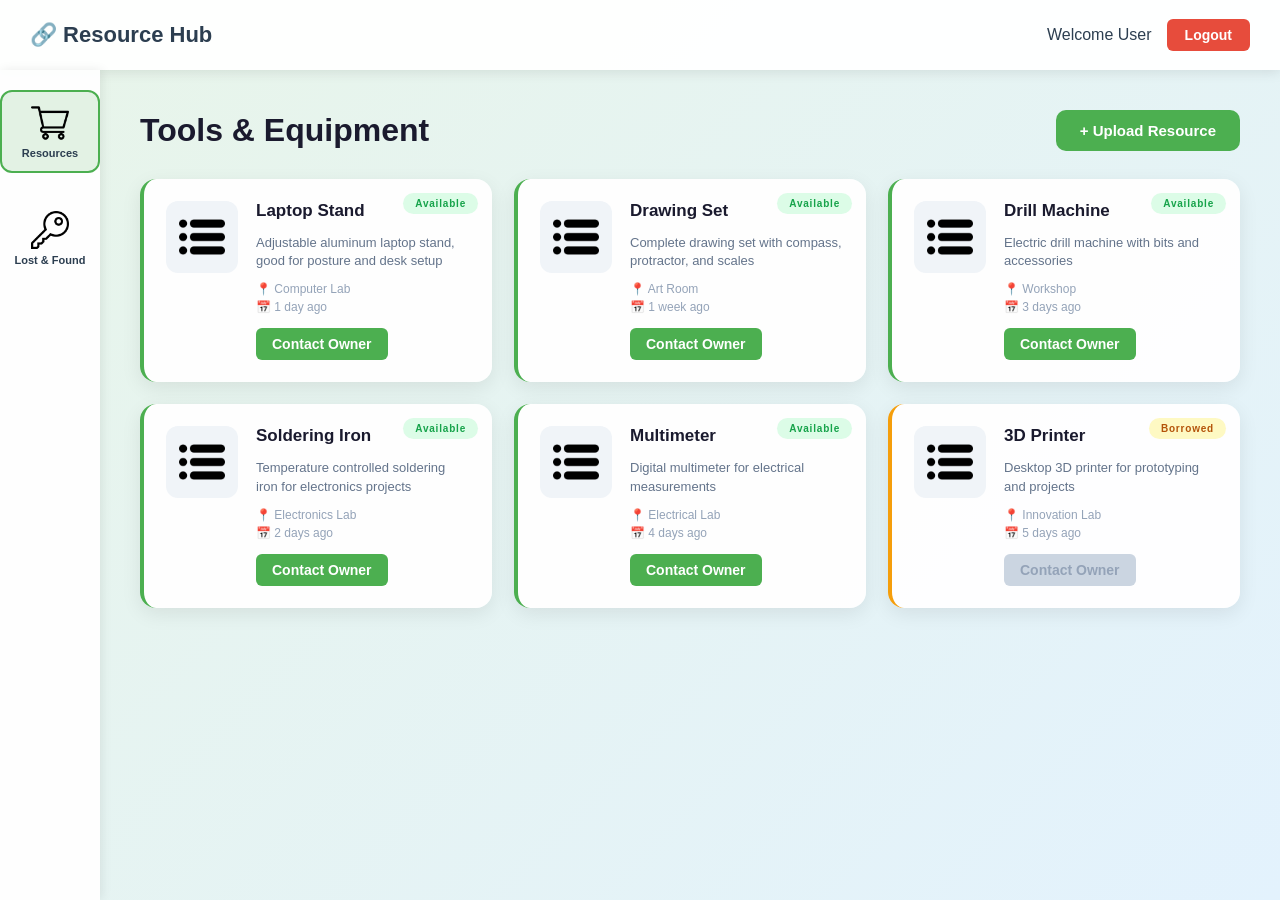
<file: tools-equipment.html>
<!DOCTYPE html>
<html>
<head>
    <title>Tools & Equipment - Resource Sharing Hub</title>
    <link href="css/tools-equipment.css" rel="stylesheet">
</head>
<body>
    <header class="header">
        <div class="logo-div">
            <h2 class="logo-text">🔗 Resource Hub</h2>
        </div>
        <div class="right-section"> 
            <div class="user-info">
                <span>Welcome User</span>
                <a href="welcome.html" class="logout-btn">Logout</a>
            </div>
        </div>
    </header>

    <div class="main-container">
        <aside class="sidebar">
            <div class="icon-container">
                <a href="dashboard.html" class="icon-item-link">
                    <div class="icon-item active">
                        <img src="assets/shopping-cart.png" alt="Resource Sharing" class="nav-icon">
                        <span class="icon-label">Resources</span>
                    </div>
                </a>
                <a href="lost-found.html" class="icon-item-link">
                    <div class="icon-item">
                        <img src="assets/key.png" alt="Lost & Found" class="nav-icon">
                        <span class="icon-label">Lost & Found</span>
                    </div>
                </a>
            </div>
        </aside>

        <main class="main-content">
            <div class="content-header">
                <h1 class="page-title">Tools & Equipment</h1>
                <a href="upload-resource.html" class="upload-btn">+ Upload Resource</a>
            </div>

            <div class="items-grid" id="itemsGrid">
                <div class="item-card available" data-name="Laptop Stand">
                                        <span class="status-badge available">Available</span>
                                        <div class="item-image"><img src="assets/menu-img.png" alt="Tool"></div>
                    <div class="item-details">
                        <h3>Laptop Stand</h3>
                        <p class="item-description">Adjustable aluminum laptop stand, good for posture and desk setup</p>
                        <div class="item-meta">
                            <span class="location">📍 Computer Lab</span>
                            <span class="date">📅 1 day ago</span>
                        </div>
                        <a href="contact-owner.html" class="contact-btn">Contact Owner</a>
                    </div>
                </div>

                <div class="item-card available" data-name="Drawing Set">
                                        <span class="status-badge available">Available</span>
                                        <div class="item-image"><img src="assets/menu-img.png" alt="Tool"></div>
                    <div class="item-details">
                        <h3>Drawing Set</h3>
                        <p class="item-description">Complete drawing set with compass, protractor, and scales</p>
                        <div class="item-meta">
                            <span class="location">📍 Art Room</span>
                            <span class="date">📅 1 week ago</span>
                        </div>
                        <a href="contact-owner.html" class="contact-btn">Contact Owner</a>
                    </div>
                </div>

                <div class="item-card available" data-name="Drill Machine">
                                        <span class="status-badge available">Available</span>
                                        <div class="item-image"><img src="assets/menu-img.png" alt="Tool"></div>
                    <div class="item-details">
                        <h3>Drill Machine</h3>
                        <p class="item-description">Electric drill machine with bits and accessories</p>
                        <div class="item-meta">
                            <span class="location">📍 Workshop</span>
                            <span class="date">📅 3 days ago</span>
                        </div>
                        <a href="contact-owner.html" class="contact-btn">Contact Owner</a>
                    </div>
                </div>

                <div class="item-card available" data-name="Soldering Iron">
                                        <span class="status-badge available">Available</span>
                                        <div class="item-image"><img src="assets/menu-img.png" alt="Tool"></div>
                    <div class="item-details">
                        <h3>Soldering Iron</h3>
                        <p class="item-description">Temperature controlled soldering iron for electronics projects</p>
                        <div class="item-meta">
                            <span class="location">📍 Electronics Lab</span>
                            <span class="date">📅 2 days ago</span>
                        </div>
                        <a href="contact-owner.html" class="contact-btn">Contact Owner</a>
                    </div>
                </div>

                <div class="item-card available" data-name="Multimeter">
                                        <span class="status-badge available">Available</span>
                                        <div class="item-image"><img src="assets/menu-img.png" alt="Tool"></div>
                    <div class="item-details">
                        <h3>Multimeter</h3>
                        <p class="item-description">Digital multimeter for electrical measurements</p>
                        <div class="item-meta">
                            <span class="location">📍 Electrical Lab</span>
                            <span class="date">📅 4 days ago</span>
                        </div>
                        <a href="contact-owner.html" class="contact-btn">Contact Owner</a>
                    </div>
                </div>

                <div class="item-card borrowed" data-name="3D Printer">
                                        <span class="status-badge borrowed">Borrowed</span>
                                        <div class="item-image"><img src="assets/menu-img.png" alt="Tool"></div>
                    <div class="item-details">
                        <h3>3D Printer</h3>
                        <p class="item-description">Desktop 3D printer for prototyping and projects</p>
                        <div class="item-meta">
                            <span class="location">📍 Innovation Lab</span>
                            <span class="date">📅 5 days ago</span>
                        </div>
                        <button class="contact-btn" disabled>Contact Owner</button>
                    </div>
                </div>
            </div>
            <p id="noResults" class="no-results" style="display:none;">No items match your search.</p>
        </main>
    </div>

</body>
</html>
</file>
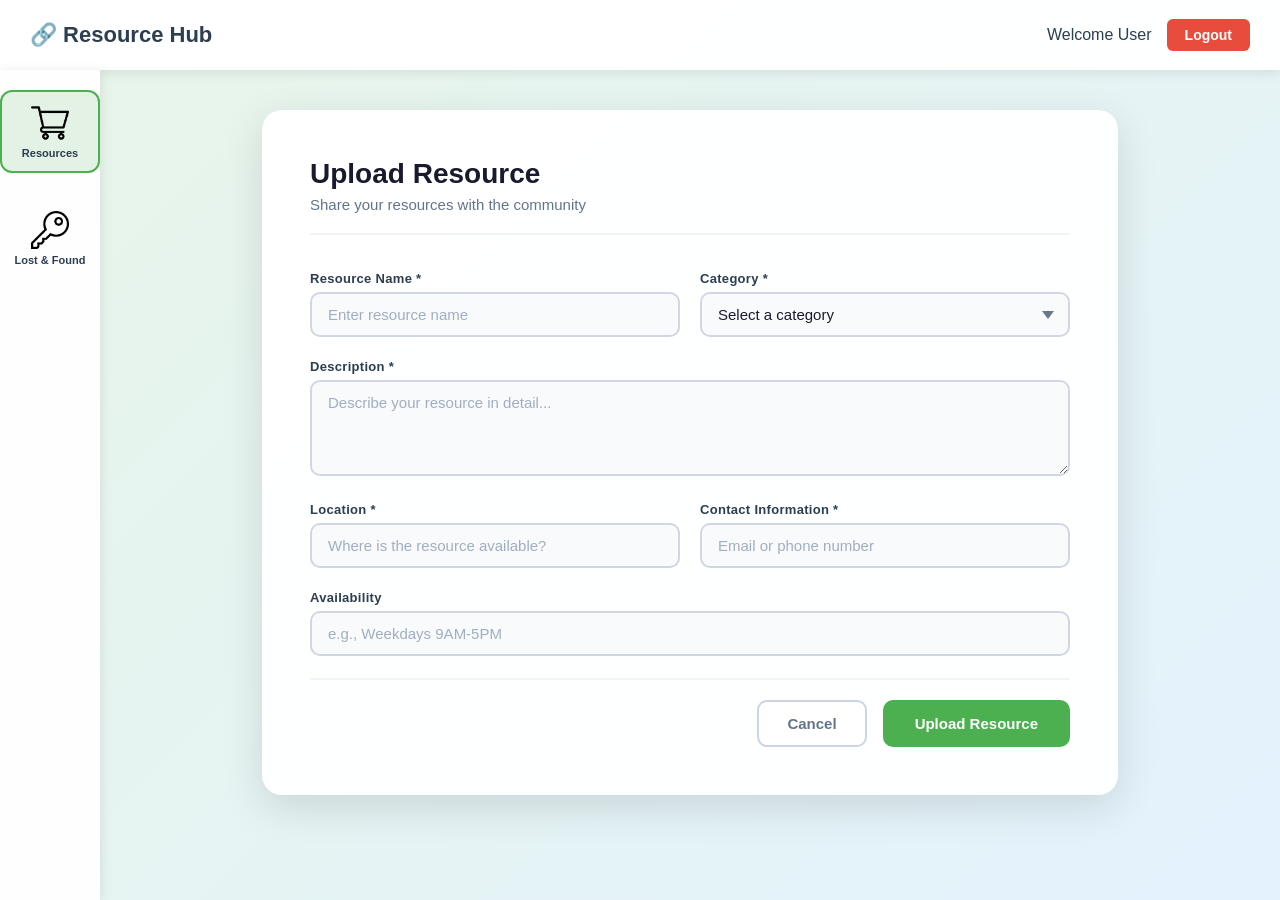
<file: upload-resource.html>
<!DOCTYPE html>
<html>
<head>
    <title>Upload Resource - Resource Sharing Hub</title>
    <link href="css/upload-resource.css" rel="stylesheet">
</head>
<body>
    <header class="header">
        <div class="logo-div">
            <h2 class="logo-text">🔗 Resource Hub</h2>
        </div>
        <div class="right-section"> 
            <div class="user-info">
                <span>Welcome User</span>
                <a href="welcome.html" class="logout-btn">Logout</a>
            </div>
        </div>
    </header>

    <div class="main-container">
        <!-- Left Sidebar with Icons -->
        <aside class="sidebar">
            <div class="icon-container">
                <a href="dashboard.html" class="icon-item-link">
                    <div class="icon-item active">
                        <img src="assets/shopping-cart.png" alt="Resource Sharing" class="nav-icon">
                        <span class="icon-label">Resources</span>
                    </div>
                </a>
                <a href="lost-found.html" class="icon-item-link">
                    <div class="icon-item">
                        <img src="assets/key.png" alt="Lost & Found" class="nav-icon">
                        <span class="icon-label">Lost & Found</span>
                    </div>
                </a>
            </div>
        </aside>

        <!-- Main Content Area -->
        <main class="main-content">
            <div class="form-container">
                <div class="form-header">
                    <h1 class="form-title">Upload Resource</h1>
                    <p class="form-subtitle">Share your resources with the community</p>
                </div>

                <form class="upload-form" action="dashboard.html">
                    <div class="form-row">
                        <div class="form-group">
                            <label class="form-label" for="resource-name">Resource Name *</label>
                            <input type="text" id="resource-name" name="resource-name" class="form-input" placeholder="Enter resource name" required>
                        </div>
                        
                        <div class="form-group">
                            <label class="form-label" for="category">Category *</label>
                            <select id="category" name="category" class="form-input" required>
                                <option value="">Select a category</option>
                                <option value="study-materials">Study Materials</option>
                                <option value="tools">Tools & Equipment</option>
                                <option value="books">Books & Notes</option>
                                <option value="other">Other</option>
                            </select>
                        </div>
                    </div>

                    <div class="form-group">
                        <label class="form-label" for="description">Description *</label>
                        <textarea id="description" name="description" class="form-input" rows="4" placeholder="Describe your resource in detail..." required></textarea>
                    </div>

                    <div class="form-row">
                        <div class="form-group">
                            <label class="form-label" for="location">Location *</label>
                            <input type="text" id="location" name="location" class="form-input" placeholder="Where is the resource available?" required>
                        </div>
                        
                        <div class="form-group">
                            <label class="form-label" for="contact">Contact Information *</label>
                            <input type="text" id="contact" name="contact" class="form-input" placeholder="Email or phone number" required>
                        </div>
                    </div>

                    <div class="form-group">
                        <label class="form-label" for="availability">Availability</label>
                        <input type="text" id="availability" name="availability" class="form-input" placeholder="e.g., Weekdays 9AM-5PM">
                    </div>

                    <div class="form-actions">
                        <a href="dashboard.html" class="cancel-btn">Cancel</a>
                        <button type="submit" class="submit-btn">Upload Resource</button>
                    </div>
                </form>
            </div>
        </main>
    </div>

</body>
</html>
</file>
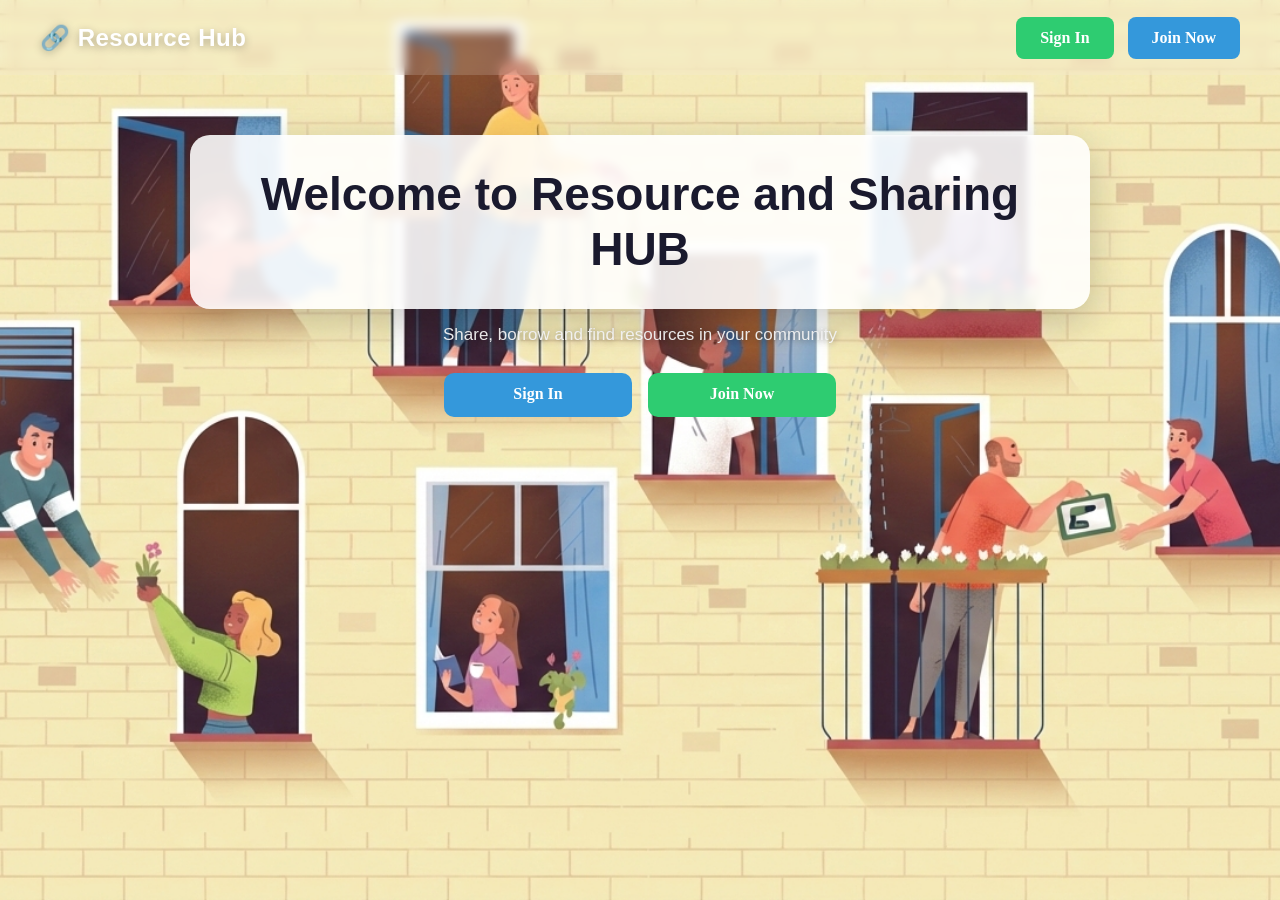
<file: welcome.html>
<!DOCTYPE html>
<html>
<head>
    <title>Resource & Sharing Hub</title>
    <link href="css/welcome.css" rel="stylesheet">
</head>
<body>
    <header class="header">
        <div class="logo-div">
            <h2 class="logo-text">🔗 Resource Hub</h2>
        </div>

        <div class="right-section"> 
            <a href="login.html" class="get-cls">Sign In</a>
            <a href="signup.html" class="button-cls">Join Now</a>
        </div>
    </header>

    <div class="mb">
       <div class="mh-div"> <h1 class="mh">Welcome to Resource and Sharing HUB</h1></div>
       <p class="tagline">Share, borrow and find resources in your community</p>
       <div class="body-buttons">
           <a href="login.html" class="button-cls body-btn">Sign In</a>
           <a href="signup.html" class="get-cls body-btn">Join Now</a>
       </div>

    </div>

</body>
</html>
</file>
<file: css/main-header.css>
.header {
    background: linear-gradient(135deg, #2c3e50 0%, #3d5a73 100%);
    height: 75px;
    display: flex;
    flex-direction: row;
    align-items: center;
    justify-content: space-between;
    padding: 0 20px;
}

.menu-div,
.cart-div,
.logo-div,
.profile-div {
    height: 75px;
    display: flex;
    align-items: center;
}

.search-img,
.profile-img,
.menu-img,
.cart-img {
    height: 50px;
    object-fit: contain;
}

.logo-div {
    flex: 1;
    justify-content: center;
}

.header-logo-text {
    color: white;
    font-family: 'Poppins', sans-serif;
    font-size: 22px;
    font-weight: 800;
    margin: 0;
}

.cart-div {
    margin-left: 20px;
}
</file>
<file: css/books-notes.css>
html,
body {
    width: 100%;
    height: 100%;
    margin: 0;
    font-family: 'Poppins', sans-serif;
}

body {
    background: linear-gradient(135deg, #e8f5e9 0%, #e3f2fd 100%);
    min-height: 100vh;
}


.header {
    height: 70px;
    display: flex;
    align-items: center;
    justify-content: space-between;
    background-color: rgba(255, 255, 255, 0.97);
    padding: 0 30px;
    box-shadow: 0 2px 12px rgba(0, 0, 0, 0.1);
}

.logo-text {
    color: #2c3e50;
    font-size: 22px;
    font-weight: 800;
    margin: 0;
}

.right-section {
    display: flex;
    align-items: center;
    gap: 20px;
}

.user-info {
    display: flex;
    align-items: center;
    gap: 15px;
}

.user-info span {
    color: #2c3e50;
    font-weight: 500;
}

.logout-btn {
    background-color: #e74c3c;
    color: white;
    padding: 8px 18px;
    border-radius: 6px;
    font-weight: 600;
    text-decoration: none;
    font-size: 14px;
    transition: background-color 0.25s;
}

.logout-btn:hover {
    background-color: #c0392b;
}

.main-container {
    display: flex;
    height: calc(100vh - 70px);
}

.sidebar {
    width: 100px;
    background-color: rgba(255, 255, 255, 0.95);
    box-shadow: 2px 0 10px rgba(0, 0, 0, 0.08);
    display: flex;
    flex-direction: column;
    align-items: center;
    padding: 20px 0;
}

.icon-container {
    display: flex;
    flex-direction: column;
    gap: 24px;
    align-items: center;
}

.icon-item {
    display: flex;
    flex-direction: column;
    align-items: center;
    cursor: pointer;
    padding: 12px;
    border-radius: 12px;
    transition: all 0.25s;
    width: 72px;
    border: 2px solid transparent;
}

.icon-item:hover {
    background-color: rgba(76, 175, 80, 0.1);
}

.icon-item.active {
    background-color: rgba(76, 175, 80, 0.15);
    border-color: #4CAF50;
}

.icon-item-link {
    text-decoration: none;
    color: inherit;
}

.icon-item-link:hover .icon-item {
    background-color: rgba(76, 175, 80, 0.1);
}

.nav-icon {
    width: 38px;
    height: 38px;
    object-fit: contain;
}

.icon-label {
    font-size: 11px;
    color: #2c3e50;
    font-weight: 600;
    margin-top: 5px;
    text-align: center;
}

.main-content {
    flex: 1;
    padding: 40px;
    overflow-y: auto;
}

.content-header {
    display: flex;
    justify-content: space-between;
    align-items: center;
    margin-bottom: 28px;
}

.page-title {
    color: #1a1a2e;
    font-size: 32px;
    font-weight: 700;
    margin: 0;
}

.upload-btn {
    background-color: #4CAF50;
    color: white;
    padding: 12px 24px;
    border-radius: 10px;
    font-weight: 700;
    font-size: 15px;
    text-decoration: none;
    transition: background-color 0.25s;
}

.upload-btn:hover {
    background-color: #43a047;
}

.search-container {
    margin-bottom: 28px;
}

.search-box {
    display: flex;
    align-items: center;
    max-width: 560px;
    background-color: white;
    border-radius: 50px;
    box-shadow: 0 4px 16px rgba(0, 0, 0, 0.1);
    border: 2px solid #e2e8f0;
    padding: 4px;
    transition: border-color 0.25s;
}

.search-box:focus-within {
    border-color: #4CAF50;
}

.search-input {
    flex: 1;
    border: none;
    padding: 12px 18px;
    font-size: 15px;
    outline: none;
    background: transparent;
    font-family: 'Poppins', sans-serif;
    color: #1a1a2e;
}

.search-input::placeholder {
    color: #a0aec0;
}

.search-btn {
    background-color: #4CAF50;
    border: none;
    border-radius: 50%;
    width: 46px;
    height: 46px;
    cursor: pointer;
    display: flex;
    align-items: center;
    justify-content: center;
    flex-shrink: 0;
    transition: background-color 0.25s;
}

.search-btn:hover {
    background-color: #43a047;
}

.search-icon {
    width: 22px;
    height: 22px;
    filter: brightness(0) invert(1);
}

.items-grid {
    display: grid;
    grid-template-columns: repeat(auto-fill, minmax(320px, 1fr));
    gap: 22px;
}

.item-card {
    background-color: rgba(255, 255, 255, 0.95);
    border-radius: 16px;
    padding: 22px;
    position: relative;
    box-shadow: 0 6px 20px rgba(0, 0, 0, 0.08);
    transition: transform 0.25s, box-shadow 0.25s;
    display: flex;
    gap: 18px;
    border-left: 4px solid transparent;
}

.item-card:hover {
    transform: translateY(-3px);
    box-shadow: 0 10px 28px rgba(0, 0, 0, 0.12);
}

.item-card.available {
    border-left-color: #4CAF50;
}

.item-card.borrowed {
    border-left-color: #f59e0b;
}

.status-badge {
    position: absolute;
    top: 14px;
    right: 14px;
    padding: 5px 12px;
    border-radius: 20px;
    font-size: 10px;
    font-weight: 800;
    letter-spacing: 0.8px;
}

.item-card.available .status-badge {
    background-color: #dcfce7;
    color: #16a34a;
}

.item-card.borrowed .status-badge {
    background-color: #fef9c3;
    color: #b45309;
}

.item-image {
    width: 72px;
    height: 72px;
    background-color: #f0f4f8;
    border-radius: 12px;
    display: flex;
    align-items: center;
    justify-content: center;
    flex-shrink: 0;
}

.item-image img {
    width: 46px;
    height: 46px;
    object-fit: contain;
}

.item-details {
    flex: 1;
}

.item-details h3 {
    color: #1a1a2e;
    font-size: 17px;
    font-weight: 700;
    margin: 0 0 8px;
    padding-right: 80px;
}

.item-description {
    color: #64748b;
    font-size: 13px;
    line-height: 1.4;
    margin-bottom: 12px;
}

.item-meta {
    display: flex;
    flex-direction: column;
    gap: 4px;
    margin-bottom: 14px;
}

.location,
.date {
    font-size: 12px;
    color: #94a3b8;
}

.contact-btn {
    background-color: #4CAF50;
    color: white;
    border: none;
    padding: 8px 16px;
    border-radius: 6px;
    cursor: pointer;
    font-weight: 600;
    font-size: 14px;
    transition: background-color 0.3s;
    text-decoration: none;
    display: inline-block;
    text-align: center;
}

.contact-btn:hover:not(:disabled) {
    background-color: #43a047;
}

.contact-btn:disabled {
    background-color: #cbd5e1;
    color: #94a3b8;
}

.no-results {
    text-align: center;
    color: #94a3b8;
    font-size: 16px;
    margin-top: 40px;
    font-style: italic;
}

@media (max-width: 768px) {
    .main-content {
        padding: 20px;
    }

    .items-grid {
        grid-template-columns: 1fr;
    }

    .item-card {
        flex-direction: column;
    }
}
</file>
<file: css/claim-item.css>
@import url("_shared-layout.css");

/* ── Claim Item Page ── */
.claim-container {
    max-width: 800px;
    margin: 0 auto;
    display: flex;
    flex-direction: column;
    gap: 28px;
}

.claim-header {
    margin-bottom: 4px;
}

.claim-title {
    color: #1a1a2e;
    font-size: 28px;
    font-weight: 700;
    margin: 0 0 6px;
}

.claim-subtitle {
    color: #64748b;
    font-size: 15px;
    margin: 0;
}

/* Form Container */
.claim-form-container {
    background-color: rgba(255, 255, 255, 0.97);
    border-radius: 20px;
    padding: 40px;
    box-shadow: 0 12px 40px rgba(0, 0, 0, 0.1);
}

.claim-form {
    display: flex;
    flex-direction: column;
    gap: 20px;
}

/* Verification Checkbox */
.verification-checkbox {
    padding: 16px 20px;
    background-color: #f0fdf4;
    border: 2px solid #bbf7d0;
    border-radius: 10px;
}

.checkbox-label {
    display: flex;
    align-items: flex-start;
    gap: 12px;
    font-size: 14px;
    color: #166534;
    cursor: pointer;
    line-height: 1.5;
}

.checkbox-label input[type="checkbox"] {
    accent-color: #4CAF50;
    width: 18px;
    height: 18px;
    margin-top: 2px;
    flex-shrink: 0;
}

/* Claim Instructions */
.claim-instructions {
    background-color: rgba(255, 255, 255, 0.9);
    border-radius: 16px;
    padding: 24px 28px;
    box-shadow: 0 4px 16px rgba(0, 0, 0, 0.07);
}

.claim-instructions h3 {
    margin: 0 0 14px;
    color: #1a1a2e;
    font-size: 16px;
}

.claim-instructions ul {
    margin: 0;
    padding-left: 20px;
}

.claim-instructions li {
    margin-bottom: 8px;
    color: #475569;
    font-size: 14px;
    line-height: 1.5;
}

/* Form Actions */
.form-actions {
    display: flex;
    gap: 16px;
    justify-content: flex-end;
    padding-top: 20px;
    border-top: 2px solid #f0f4f8;
}

.cancel-btn {
    padding: 13px 28px;
    border: 2px solid #cbd5e1;
    border-radius: 10px;
    background: white;
    color: #64748b;
    font-size: 15px;
    font-weight: 600;
    text-decoration: none;
    transition: all 0.2s;
    cursor: pointer;
    font-family: 'Poppins', sans-serif;
}

.cancel-btn:hover {
    border-color: #94a3b8;
    color: #334155;
    background: #f8fafc;
}

.submit-btn {
    padding: 13px 32px;
    background-color: #4CAF50;
    color: white;
    border: none;
    border-radius: 10px;
    font-size: 15px;
    font-weight: 700;
    cursor: pointer;
    transition: background-color 0.25s, transform 0.1s;
    font-family: 'Poppins', sans-serif;
}

.submit-btn:hover {
    background-color: #43a047;
}

.submit-btn:active {
    transform: scale(0.98);
}

@media (max-width: 640px) {
    .claim-form-container {
        padding: 22px;
    }

    .item-preview {
        flex-direction: column;
    }
}
</file>
<file: css/contact-owner.css>
@import url("_shared-layout.css");

/* ── Contact Owner Page ── */
.contact-container {
    max-width: 760px;
    margin: 0 auto;
    display: flex;
    flex-direction: column;
    gap: 28px;
}

.contact-header {
    margin-bottom: 4px;
}

.contact-title {
    color: #1a1a2e;
    font-size: 28px;
    font-weight: 700;
    margin: 0 0 6px;
}

.contact-subtitle {
    color: #64748b;
    font-size: 15px;
    margin: 0;
}

/* Contact Form */
.contact-form-container {
    background-color: rgba(255, 255, 255, 0.97);
    border-radius: 20px;
    padding: 40px;
    box-shadow: 0 12px 40px rgba(0, 0, 0, 0.1);
}

.contact-form {
    display: flex;
    flex-direction: column;
    gap: 20px;
}

/* Form Actions */
.form-actions {
    display: flex;
    gap: 16px;
    justify-content: flex-end;
    padding-top: 20px;
    border-top: 2px solid #f0f4f8;
}

.cancel-btn {
    padding: 13px 28px;
    border: 2px solid #cbd5e1;
    border-radius: 10px;
    background: white;
    color: #64748b;
    font-size: 15px;
    font-weight: 600;
    text-decoration: none;
    transition: all 0.2s;
    cursor: pointer;
    font-family: 'Poppins', sans-serif;
}

.cancel-btn:hover {
    border-color: #94a3b8;
    color: #334155;
    background: #f8fafc;
}

.submit-btn {
    padding: 13px 32px;
    background-color: #3498db;
    color: white;
    border: none;
    border-radius: 10px;
    font-size: 15px;
    font-weight: 700;
    cursor: pointer;
    transition: background-color 0.25s, transform 0.1s;
    font-family: 'Poppins', sans-serif;
}

.submit-btn:hover {
    background-color: #2980b9;
}

.submit-btn:active {
    transform: scale(0.98);
}

/* Contact Tips */
.contact-tips {
    background-color: rgba(255, 255, 255, 0.9);
    border-radius: 16px;
    padding: 24px 28px;
    box-shadow: 0 4px 16px rgba(0, 0, 0, 0.07);
    border-left: 4px solid #3498db;
}

.contact-tips h3 {
    margin: 0 0 14px;
    color: #1a1a2e;
    font-size: 16px;
}

.contact-tips ul {
    margin: 0;
    padding-left: 20px;
}

.contact-tips li {
    margin-bottom: 8px;
    color: #475569;
    font-size: 14px;
    line-height: 1.5;
}

@media (max-width: 640px) {
    .contact-form-container {
        padding: 22px;
    }

    .resource-preview {
        flex-direction: column;
    }
}
</file>
<file: css/dashboard.css>
html,
body {
    width: 100%;
    height: 100%;
    margin: 0;
    font-family: 'Poppins', sans-serif;
    background-color: #f5f5f5;
}

body {
    background: linear-gradient(135deg, #e8f5e9 0%, #e3f2fd 100%);
    min-height: 100vh;
}

/* Header */
.header {
    height: 70px;
    display: flex;
    align-items: center;
    justify-content: space-between;
    background-color: rgba(255, 255, 255, 0.97);
    padding: 0 30px;
    box-shadow: 0 2px 12px rgba(0, 0, 0, 0.1);
}

.logo-text {
    color: #2c3e50;
    font-size: 22px;
    font-weight: 800;
    margin: 0;
}

.right-section {
    display: flex;
    align-items: center;
    gap: 20px;
}

.user-info {
    display: flex;
    align-items: center;
    gap: 15px;
}

.user-info span {
    color: #2c3e50;
    font-weight: 500;
}

.logout-btn {
    background-color: #e74c3c;
    color: white;
    padding: 8px 18px;
    border-radius: 6px;
    font-weight: 600;
    text-decoration: none;
    font-size: 14px;
    transition: background-color 0.25s;
}

.logout-btn:hover {
    background-color: #c0392b;
}

/* Layout */
.main-container {
    display: flex;
    height: calc(100vh - 70px);
}

/* Sidebar */
.sidebar {
    width: 100px;
    background-color: rgba(255, 255, 255, 0.95);
    box-shadow: 2px 0 10px rgba(0, 0, 0, 0.08);
    display: flex;
    flex-direction: column;
    align-items: center;
    padding: 20px 0;
}

.icon-container {
    display: flex;
    flex-direction: column;
    gap: 24px;
    align-items: center;
}

.icon-item {
    display: flex;
    flex-direction: column;
    align-items: center;
    cursor: pointer;
    padding: 12px;
    border-radius: 12px;
    transition: all 0.25s;
    width: 72px;
    border: 2px solid transparent;
}

.icon-item:hover {
    background-color: rgba(76, 175, 80, 0.1);
}

.icon-item.active {
    background-color: rgba(76, 175, 80, 0.15);
    border-color: #4CAF50;
}

.icon-item-link {
    text-decoration: none;
    color: inherit;
}

.icon-item-link:hover .icon-item {
    background-color: rgba(76, 175, 80, 0.1);
}

.nav-icon {
    width: 38px;
    height: 38px;
    object-fit: contain;
}

.icon-label {
    font-size: 11px;
    color: #2c3e50;
    font-weight: 600;
    margin-top: 5px;
    text-align: center;
}

/* Main Content */
.main-content {
    flex: 1;
    padding: 40px;
    overflow-y: auto;
}

.content-section {
    display: none;
}

.content-section.active {
    display: block;
}

/* Content Header */
.page-title {
    color: #1a1a2e;
    font-size: 32px;
    font-weight: 700;
    margin-bottom: 0;
}

.content-header {
    display: flex;
    justify-content: space-between;
    align-items: center;
    margin-bottom: 28px;
}

.upload-btn {
    background-color: #4CAF50;
    color: white;
    padding: 12px 24px;
    border-radius: 10px;
    font-weight: 700;
    font-size: 15px;
    text-decoration: none;
    display: inline-block;
    transition: background-color 0.25s;
}

.upload-btn:hover {
    background-color: #43a047;
}

/* Search */
.search-container {
    text-align: center;
    margin-bottom: 36px;
}

.search-box {
    display: flex;
    align-items: center;
    max-width: 580px;
    margin: 0 auto;
    background-color: white;
    border-radius: 50px;
    box-shadow: 0 4px 20px rgba(0, 0, 0, 0.1);
    border: 2px solid #e2e8f0;
    padding: 4px;
    transition: box-shadow 0.25s, border-color 0.25s;
}

.search-box:focus-within {
    border-color: #4CAF50;
    box-shadow: 0 4px 20px rgba(76, 175, 80, 0.2);
}

.search-input {
    flex: 1;
    border: none;
    padding: 12px 18px;
    font-size: 15px;
    outline: none;
    background: transparent;
    font-family: 'Poppins', sans-serif;
    color: #1a1a2e;
}

.search-input::placeholder {
    color: #a0aec0;
}

.search-btn {
    background-color: #4CAF50;
    border: none;
    border-radius: 50%;
    width: 46px;
    height: 46px;
    cursor: pointer;
    display: flex;
    align-items: center;
    justify-content: center;
    transition: background-color 0.25s;
    flex-shrink: 0;
}

.search-btn:hover {
    background-color: #43a047;
}

.search-icon {
    width: 22px;
    height: 22px;
    filter: brightness(0) invert(1);
}

/* Resource Cards Grid */
.resource-grid {
    display: grid;
    grid-template-columns: repeat(auto-fit, minmax(240px, 1fr));
    gap: 28px;
    margin-top: 20px;
}

.resource-card-link {
    text-decoration: none;
}

.resource-card {
    background-color: rgba(255, 255, 255, 0.95);
    border-radius: 18px;
    padding: 32px 24px;
    text-align: center;
    box-shadow: 0 8px 28px rgba(0, 0, 0, 0.08);
    transition: transform 0.3s, box-shadow 0.3s;
    border: 2px solid transparent;
    cursor: pointer;
}

.resource-card:hover {
    transform: translateY(-6px);
    box-shadow: 0 14px 36px rgba(0, 0, 0, 0.14);
    border-color: #4CAF50;
}

.card-image {
    width: 80px;
    height: 80px;
    margin: 0 auto 18px;
    background-color: #f0fdf4;
    border-radius: 50%;
    display: flex;
    align-items: center;
    justify-content: center;
}

.card-image img {
    width: 48px;
    height: 48px;
    object-fit: contain;
}

.resource-card h3 {
    color: #1a1a2e;
    font-size: 18px;
    font-weight: 700;
    margin-bottom: 8px;
}

.resource-card p {
    color: #64748b;
    font-size: 13px;
    line-height: 1.5;
    margin: 0;
}
</file>
<file: css/login.css>
html,
body {
    width: 100%;
    height: 100%;
    margin: 0;
    font-family: 'Poppins', sans-serif;
}

body {
    background: linear-gradient(135deg, #e8f5e9 0%, #e3f2fd 100%);
    min-height: 100vh;
    display: flex;
    justify-content: center;
    align-items: center;
}

.login-container {
    display: flex;
    justify-content: center;
    align-items: center;
    width: 100%;
    min-height: 100%;
    padding: 20px;
    box-sizing: border-box;
}

.login-box {
    background-color: rgba(255, 255, 255, 0.97);
    border-radius: 20px;
    padding: 48px 44px;
    box-shadow: 0 20px 60px rgba(0, 0, 0, 0.18);
    width: 100%;
    max-width: 420px;
    text-align: center;
}

.login-logo {
    font-size: 22px;
    font-weight: 800;
    color: #4CAF50;
    margin-bottom: 8px;
    letter-spacing: 0.5px;
}

.login-title {
    color: #1a1a2e;
    font-size: 28px;
    margin: 0 0 4px;
    font-weight: 700;
}

.login-subtitle {
    color: #666;
    font-size: 14px;
    margin: 0 0 32px;
}

.login-form {
    display: flex;
    flex-direction: column;
    gap: 20px;
}

.form-group {
    display: flex;
    flex-direction: column;
    text-align: left;
    gap: 6px;
}

.form-label {
    font-size: 13px;
    font-weight: 600;
    color: #2c3e50;
    letter-spacing: 0.3px;
}

.form-input {
    width: 100%;
    height: 50px;
    padding: 0 16px;
    border: 2px solid #d0d7e2;
    border-radius: 10px;
    font-size: 15px;
    font-family: 'Poppins', sans-serif;
    background-color: #f8fafc;
    color: #1a1a2e;
    box-sizing: border-box;
    transition: border-color 0.25s, background-color 0.25s, box-shadow 0.25s;
}

.form-input::placeholder {
    color: #a0aec0;
}

.form-input:focus {
    outline: none;
    border-color: #4CAF50;
    background-color: #ffffff;
    box-shadow: 0 0 0 3px rgba(76, 175, 80, 0.15);
}

.login-btn {
    width: 100%;
    height: 52px;
    background-color: #4CAF50;
    color: white;
    border: none;
    border-radius: 10px;
    font-size: 16px;
    font-family: 'Poppins', sans-serif;
    font-weight: 700;
    cursor: pointer;
    margin-top: 6px;
    transition: background-color 0.25s, transform 0.1s;
    letter-spacing: 0.4px;
}

.login-btn:hover {
    background-color: #43a047;
}

.login-btn:active {
    transform: scale(0.98);
}

.form-footer {
    margin-top: 24px;
    font-size: 14px;
    color: #666;
}

.form-footer a {
    color: #4CAF50;
    text-decoration: none;
    font-weight: 600;
}

.form-footer a:hover {
    text-decoration: underline;
}
</file>
<file: css/lost-found.css>
html,
body {
    width: 100%;
    height: 100%;
    margin: 0;
    font-family: 'Poppins', sans-serif;
}

body {
    background: linear-gradient(135deg, #e8f5e9 0%, #e3f2fd 100%);
    min-height: 100vh;
}

/* Header */
.header {
    height: 70px;
    display: flex;
    align-items: center;
    justify-content: space-between;
    background-color: rgba(255, 255, 255, 0.97);
    padding: 0 30px;
    box-shadow: 0 2px 12px rgba(0, 0, 0, 0.1);
}

.logo-text {
    color: #2c3e50;
    font-size: 22px;
    font-weight: 800;
    margin: 0;
}

.right-section {
    display: flex;
    align-items: center;
    gap: 20px;
}

.user-info {
    display: flex;
    align-items: center;
    gap: 15px;
}

.user-info span {
    color: #2c3e50;
    font-weight: 500;
}

.logout-btn {
    background-color: #e74c3c;
    color: white;
    padding: 8px 18px;
    border-radius: 6px;
    font-weight: 600;
    text-decoration: none;
    font-size: 14px;
    transition: background-color 0.25s;
}

.logout-btn:hover {
    background-color: #c0392b;
}

/* Layout */
.main-container {
    display: flex;
    height: calc(100vh - 70px);
}

/* Sidebar */
.sidebar {
    width: 100px;
    background-color: rgba(255, 255, 255, 0.95);
    box-shadow: 2px 0 10px rgba(0, 0, 0, 0.08);
    display: flex;
    flex-direction: column;
    align-items: center;
    padding: 20px 0;
}

.icon-container {
    display: flex;
    flex-direction: column;
    gap: 24px;
    align-items: center;
}

.icon-item {
    display: flex;
    flex-direction: column;
    align-items: center;
    cursor: pointer;
    padding: 12px;
    border-radius: 12px;
    transition: all 0.25s;
    width: 72px;
    border: 2px solid transparent;
}

.icon-item:hover {
    background-color: rgba(76, 175, 80, 0.1);
}

.icon-item.active {
    background-color: rgba(76, 175, 80, 0.15);
    border-color: #4CAF50;
}

.icon-item-link {
    text-decoration: none;
    color: inherit;
}

.icon-item-link:hover .icon-item {
    background-color: rgba(76, 175, 80, 0.1);
}

.nav-icon {
    width: 38px;
    height: 38px;
    object-fit: contain;
}

.icon-label {
    font-size: 11px;
    color: #2c3e50;
    font-weight: 600;
    margin-top: 5px;
    text-align: center;
}

/* Main Content */
.main-content {
    flex: 1;
    padding: 40px;
    overflow-y: auto;
}

.content-header {
    display: flex;
    justify-content: space-between;
    align-items: center;
    margin-bottom: 24px;
}

.page-title {
    color: #1a1a2e;
    font-size: 32px;
    font-weight: 700;
    margin: 0;
}

.report-btn {
    background-color: #e74c3c;
    color: white;
    padding: 12px 24px;
    border-radius: 10px;
    font-weight: 700;
    font-size: 15px;
    text-decoration: none;
    transition: background-color 0.25s;
}

.report-btn:hover {
    background-color: #c0392b;
}

/* Search + Filter */
.search-filter-section {
    background-color: rgba(255, 255, 255, 0.95);
    border-radius: 16px;
    padding: 24px 28px;
    margin-bottom: 28px;
    box-shadow: 0 4px 20px rgba(0, 0, 0, 0.08);
}

.search-box {
    display: flex;
    align-items: center;
    max-width: 580px;
    margin: 0 auto 18px;
    background-color: white;
    border-radius: 50px;
    box-shadow: 0 2px 10px rgba(0, 0, 0, 0.08);
    border: 2px solid #e2e8f0;
    padding: 4px;
    transition: border-color 0.25s;
}

.search-box:focus-within {
    border-color: #4CAF50;
}

.search-input {
    flex: 1;
    border: none;
    padding: 12px 18px;
    font-size: 15px;
    outline: none;
    background: transparent;
    font-family: 'Poppins', sans-serif;
    color: #1a1a2e;
}

.search-input::placeholder {
    color: #a0aec0;
}

.search-btn {
    background-color: #4CAF50;
    border: none;
    border-radius: 50%;
    width: 46px;
    height: 46px;
    cursor: pointer;
    display: flex;
    align-items: center;
    justify-content: center;
    flex-shrink: 0;
    transition: background-color 0.25s;
}

.search-btn:hover {
    background-color: #43a047;
}

.search-icon {
    width: 22px;
    height: 22px;
    filter: brightness(0) invert(1);
}

.filter-controls {
    display: flex;
    justify-content: center;
    gap: 14px;
    flex-wrap: wrap;
}

.filter-select {
    padding: 10px 16px;
    border: 2px solid #d0d7e2;
    border-radius: 10px;
    font-size: 14px;
    font-family: 'Poppins', sans-serif;
    background-color: #f8fafc;
    color: #2c3e50;
    cursor: pointer;
    outline: none;
    transition: border-color 0.25s;
    appearance: none;
    background-image: url("data:image/svg+xml,%3Csvg xmlns='http://www.w3.org/2000/svg' width='12' height='8' viewBox='0 0 12 8'%3E%3Cpath fill='%2366788a' d='M6 8L0 0h12z'/%3E%3C/svg%3E");
    background-repeat: no-repeat;
    background-position: right 12px center;
    padding-right: 32px;
}

.filter-select:focus {
    border-color: #4CAF50;
}

/* Items Grid */
.items-grid {
    display: grid;
    grid-template-columns: repeat(auto-fill, minmax(340px, 1fr));
    gap: 22px;
}

.item-card {
    background-color: rgba(255, 255, 255, 0.95);
    border-radius: 16px;
    padding: 22px;
    position: relative;
    box-shadow: 0 6px 20px rgba(0, 0, 0, 0.08);
    transition: transform 0.25s, box-shadow 0.25s;
    display: flex;
    gap: 18px;
    border: 2px solid transparent;
}

.item-card:hover {
    transform: translateY(-3px);
    box-shadow: 0 10px 28px rgba(0, 0, 0, 0.12);
}

.item-card.lost {
    border-left: 4px solid #e74c3c;
}

.item-card.found {
    border-left: 4px solid #27ae60;
}

.status-badge {
    position: absolute;
    top: 14px;
    right: 14px;
    padding: 5px 12px;
    border-radius: 20px;
    font-size: 10px;
    font-weight: 800;
    letter-spacing: 0.8px;
}

.item-card.lost .status-badge {
    background-color: #fee2e2;
    color: #dc2626;
}

.item-card.found .status-badge {
    background-color: #dcfce7;
    color: #16a34a;
}

.item-image {
    width: 72px;
    height: 72px;
    background-color: #f0f4f8;
    border-radius: 12px;
    display: flex;
    align-items: center;
    justify-content: center;
    flex-shrink: 0;
}

.item-image img {
    width: 46px;
    height: 46px;
    object-fit: contain;
}

.item-details {
    flex: 1;
}

.item-details h3 {
    color: #1a1a2e;
    font-size: 17px;
    font-weight: 700;
    margin: 0 0 8px;
    padding-right: 60px;
}

.item-description {
    color: #64748b;
    font-size: 13px;
    line-height: 1.4;
    margin-bottom: 12px;
}

.item-meta {
    display: flex;
    flex-direction: column;
    gap: 4px;
    margin-bottom: 14px;
}

.location,
.date {
    font-size: 12px;
    color: #94a3b8;
}

.contact-btn {
    background-color: #e74c3c;
    color: white;
    border: none;
    padding: 8px 16px;
    border-radius: 6px;
    cursor: pointer;
    font-weight: 600;
    font-size: 14px;
    transition: background-color 0.3s;
    text-decoration: none;
    display: inline-block;
    text-align: center;
}

.contact-btn:hover:not(:disabled) {
    background-color: #c0392b;
}

.contact-btn.claim-btn {
    background-color: #4CAF50;
}

.contact-btn.claim-btn:hover:not(:disabled) {
    background-color: #43a047;
}

.contact-btn:disabled {
    background-color: #cbd5e1;
    color: #94a3b8;
}

/* No results */
.no-results {
    text-align: center;
    color: #94a3b8;
    font-size: 16px;
    margin-top: 40px;
    font-style: italic;
}

/* Responsive */
@media (max-width: 768px) {
    .main-content {
        padding: 20px;
    }

    .items-grid {
        grid-template-columns: 1fr;
    }

    .item-card {
        flex-direction: column;
        text-align: center;
    }

    .item-meta {
        align-items: center;
    }

    .content-header {
        flex-direction: column;
        gap: 12px;
    }
}
</file>
<file: css/report-item.css>
@import url("_shared-layout.css");

/* ── Report Form Page ── */
.form-container {
    max-width: 760px;
    margin: 0 auto;
    background-color: rgba(255, 255, 255, 0.97);
    border-radius: 20px;
    padding: 48px;
    box-shadow: 0 12px 40px rgba(0, 0, 0, 0.12);
}

.form-header {
    margin-bottom: 36px;
    padding-bottom: 20px;
    border-bottom: 2px solid #f0f4f8;
}

.form-title {
    color: #1a1a2e;
    font-size: 28px;
    font-weight: 700;
    margin: 0 0 6px;
}

.form-subtitle {
    color: #64748b;
    font-size: 15px;
    margin: 0;
}

.report-form {
    display: flex;
    flex-direction: column;
    gap: 22px;
}

.form-row {
    display: grid;
    grid-template-columns: 1fr 1fr;
    gap: 20px;
}

/* Radio Group */
.radio-group {
    display: flex;
    gap: 20px;
    flex-wrap: wrap;
}

.radio-label {
    display: flex;
    align-items: center;
    gap: 10px;
    cursor: pointer;
    font-size: 14px;
    font-weight: 500;
    color: #2c3e50;
    padding: 10px 20px;
    border: 2px solid #d0d7e2;
    border-radius: 10px;
    transition: all 0.2s;
    background: #f8fafc;
}

/* Buttons */
.form-actions {
    display: flex;
    gap: 16px;
    justify-content: flex-end;
    margin-top: 10px;
    padding-top: 20px;
    border-top: 2px solid #f0f4f8;
}

.cancel-btn {
    padding: 13px 28px;
    border: 2px solid #cbd5e1;
    border-radius: 10px;
    background: white;
    color: #64748b;
    font-size: 15px;
    font-weight: 600;
    text-decoration: none;
    transition: all 0.2s;
    cursor: pointer;
    font-family: 'Poppins', sans-serif;
}

.cancel-btn:hover {
    border-color: #94a3b8;
    color: #334155;
    background: #f8fafc;
}

.submit-btn {
    padding: 13px 32px;
    background-color: #4CAF50;
    color: white;
    border: none;
    border-radius: 10px;
    font-size: 15px;
    font-weight: 700;
    cursor: pointer;
    transition: background-color 0.25s, transform 0.1s;
    font-family: 'Poppins', sans-serif;
    letter-spacing: 0.3px;
}

.submit-btn:hover {
    background-color: #43a047;
}

.submit-btn:active {
    transform: scale(0.98);
}

@media (max-width: 640px) {
    .form-container {
        padding: 24px;
    }

    .form-row {
        grid-template-columns: 1fr;
    }
}
</file>
<file: css/signup.css>
html,
body {
    width: 100%;
    height: 100%;
    margin: 0;
    font-family: 'Poppins', sans-serif;
}

body {
    background: linear-gradient(135deg, #e8f5e9 0%, #e3f2fd 100%);
    min-height: 100vh;
    display: flex;
    justify-content: center;
    align-items: center;
}

.signup-container {
    display: flex;
    justify-content: center;
    align-items: center;
    width: 100%;
    min-height: 100%;
    padding: 30px 20px;
    box-sizing: border-box;
}

.signup-box {
    background-color: rgba(255, 255, 255, 0.97);
    border-radius: 20px;
    padding: 48px 44px;
    box-shadow: 0 20px 60px rgba(0, 0, 0, 0.18);
    width: 100%;
    max-width: 460px;
    text-align: center;
}

.signup-logo {
    font-size: 22px;
    font-weight: 800;
    color: #4CAF50;
    margin-bottom: 8px;
}

.signup-title {
    color: #1a1a2e;
    font-size: 28px;
    margin: 0 0 4px;
    font-weight: 700;
}

.signup-subtitle {
    color: #666;
    font-size: 14px;
    margin: 0 0 32px;
}

.signup-form {
    display: flex;
    flex-direction: column;
    gap: 18px;
}

.form-group {
    display: flex;
    flex-direction: column;
    text-align: left;
    gap: 6px;
}

.form-label {
    font-size: 13px;
    font-weight: 600;
    color: #2c3e50;
    letter-spacing: 0.3px;
}

.form-input {
    width: 100%;
    height: 50px;
    padding: 0 16px;
    border: 2px solid #d0d7e2;
    border-radius: 10px;
    font-size: 15px;
    font-family: 'Poppins', sans-serif;
    background-color: #f8fafc;
    color: #1a1a2e;
    box-sizing: border-box;
    transition: border-color 0.25s, background-color 0.25s, box-shadow 0.25s;
}

.form-input::placeholder {
    color: #a0aec0;
}

.form-input:focus {
    outline: none;
    border-color: #4CAF50;
    background-color: #ffffff;
    box-shadow: 0 0 0 3px rgba(76, 175, 80, 0.15);
}

.signup-btn {
    width: 100%;
    height: 52px;
    background-color: #4CAF50;
    color: white;
    border: none;
    border-radius: 10px;
    font-size: 16px;
    font-family: 'Poppins', sans-serif;
    font-weight: 700;
    cursor: pointer;
    margin-top: 6px;
    transition: background-color 0.25s, transform 0.1s;
    letter-spacing: 0.4px;
}

.signup-btn:hover {
    background-color: #43a047;
}

.signup-btn:active {
    transform: scale(0.98);
}

.form-footer {
    margin-top: 24px;
    font-size: 14px;
    color: #666;
}

.form-footer a {
    color: #4CAF50;
    text-decoration: none;
    font-weight: 600;
}

.form-footer a:hover {
    text-decoration: underline;
}
</file>
<file: css/study-materials.css>
html,
body {
    width: 100%;
    height: 100%;
    margin: 0;
    font-family: 'Poppins', sans-serif;
}

body {
    background: linear-gradient(135deg, #e8f5e9 0%, #e3f2fd 100%);
    min-height: 100vh;
}


.header {
    height: 70px;
    display: flex;
    align-items: center;
    justify-content: space-between;
    background-color: rgba(255, 255, 255, 0.97);
    padding: 0 30px;
    box-shadow: 0 2px 12px rgba(0, 0, 0, 0.1);
}

.logo-text {
    color: #2c3e50;
    font-size: 22px;
    font-weight: 800;
    margin: 0;
}

.right-section {
    display: flex;
    align-items: center;
    gap: 20px;
}

.user-info {
    display: flex;
    align-items: center;
    gap: 15px;
}

.user-info span {
    color: #2c3e50;
    font-weight: 500;
}

.logout-btn {
    background-color: #e74c3c;
    color: white;
    padding: 8px 18px;
    border-radius: 6px;
    font-weight: 600;
    text-decoration: none;
    font-size: 14px;
    transition: background-color 0.25s;
}

.logout-btn:hover {
    background-color: #c0392b;
}

.main-container {
    display: flex;
    height: calc(100vh - 70px);
}

.sidebar {
    width: 100px;
    background-color: rgba(255, 255, 255, 0.95);
    box-shadow: 2px 0 10px rgba(0, 0, 0, 0.08);
    display: flex;
    flex-direction: column;
    align-items: center;
    padding: 20px 0;
}

.icon-container {
    display: flex;
    flex-direction: column;
    gap: 24px;
    align-items: center;
}

.icon-item {
    display: flex;
    flex-direction: column;
    align-items: center;
    cursor: pointer;
    padding: 12px;
    border-radius: 12px;
    transition: all 0.25s;
    width: 72px;
    border: 2px solid transparent;
}

.icon-item:hover {
    background-color: rgba(76, 175, 80, 0.1);
}

.icon-item.active {
    background-color: rgba(76, 175, 80, 0.15);
    border-color: #4CAF50;
}

.icon-item-link {
    text-decoration: none;
    color: inherit;
}

.icon-item-link:hover .icon-item {
    background-color: rgba(76, 175, 80, 0.1);
}

.nav-icon {
    width: 38px;
    height: 38px;
    object-fit: contain;
}

.icon-label {
    font-size: 11px;
    color: #2c3e50;
    font-weight: 600;
    margin-top: 5px;
    text-align: center;
}

.main-content {
    flex: 1;
    padding: 40px;
    overflow-y: auto;
}

.content-header {
    display: flex;
    justify-content: space-between;
    align-items: center;
    margin-bottom: 28px;
}

.page-title {
    color: #1a1a2e;
    font-size: 32px;
    font-weight: 700;
    margin: 0;
}

.upload-btn {
    background-color: #4CAF50;
    color: white;
    padding: 12px 24px;
    border-radius: 10px;
    font-weight: 700;
    font-size: 15px;
    text-decoration: none;
    transition: background-color 0.25s;
}

.upload-btn:hover {
    background-color: #43a047;
}

.search-container {
    margin-bottom: 28px;
}

.search-box {
    display: flex;
    align-items: center;
    max-width: 560px;
    background-color: white;
    border-radius: 50px;
    box-shadow: 0 4px 16px rgba(0, 0, 0, 0.1);
    border: 2px solid #e2e8f0;
    padding: 4px;
    transition: border-color 0.25s;
}

.search-box:focus-within {
    border-color: #4CAF50;
}

.search-input {
    flex: 1;
    border: none;
    padding: 12px 18px;
    font-size: 15px;
    outline: none;
    background: transparent;
    font-family: 'Poppins', sans-serif;
    color: #1a1a2e;
}

.search-input::placeholder {
    color: #a0aec0;
}

.search-btn {
    background-color: #4CAF50;
    border: none;
    border-radius: 50%;
    width: 46px;
    height: 46px;
    cursor: pointer;
    display: flex;
    align-items: center;
    justify-content: center;
    flex-shrink: 0;
    transition: background-color 0.25s;
}

.search-btn:hover {
    background-color: #43a047;
}

.search-icon {
    width: 22px;
    height: 22px;
    filter: brightness(0) invert(1);
}

.items-grid {
    display: grid;
    grid-template-columns: repeat(auto-fill, minmax(320px, 1fr));
    gap: 22px;
}

.item-card {
    background-color: rgba(255, 255, 255, 0.95);
    border-radius: 16px;
    padding: 22px;
    position: relative;
    box-shadow: 0 6px 20px rgba(0, 0, 0, 0.08);
    transition: transform 0.25s, box-shadow 0.25s;
    display: flex;
    gap: 18px;
    border-left: 4px solid transparent;
}

.item-card:hover {
    transform: translateY(-3px);
    box-shadow: 0 10px 28px rgba(0, 0, 0, 0.12);
}

.item-card.available {
    border-left-color: #4CAF50;
}

.item-card.borrowed {
    border-left-color: #f59e0b;
}

.status-badge {
    position: absolute;
    top: 14px;
    right: 14px;
    padding: 5px 12px;
    border-radius: 20px;
    font-size: 10px;
    font-weight: 800;
    letter-spacing: 0.8px;
}

.item-card.available .status-badge {
    background-color: #dcfce7;
    color: #16a34a;
}

.item-card.borrowed .status-badge {
    background-color: #fef9c3;
    color: #b45309;
}

.item-image {
    width: 72px;
    height: 72px;
    background-color: #f0f4f8;
    border-radius: 12px;
    display: flex;
    align-items: center;
    justify-content: center;
    flex-shrink: 0;
}

.item-image img {
    width: 46px;
    height: 46px;
    object-fit: contain;
}

.item-details {
    flex: 1;
}

.item-details h3 {
    color: #1a1a2e;
    font-size: 17px;
    font-weight: 700;
    margin: 0 0 8px;
    padding-right: 80px;
}

.item-description {
    color: #64748b;
    font-size: 13px;
    line-height: 1.4;
    margin-bottom: 12px;
}

.item-meta {
    display: flex;
    flex-direction: column;
    gap: 4px;
    margin-bottom: 14px;
}

.location,
.date {
    font-size: 12px;
    color: #94a3b8;
}

.contact-btn {
    background-color: #4CAF50;
    color: white;
    border: none;
    padding: 8px 16px;
    border-radius: 6px;
    cursor: pointer;
    font-weight: 600;
    font-size: 14px;
    transition: background-color 0.3s;
    text-decoration: none;
    display: inline-block;
    text-align: center;
}

.contact-btn:hover:not(:disabled) {
    background-color: #43a047;
}

.contact-btn:disabled {
    background-color: #cbd5e1;
    color: #94a3b8;
}

.no-results {
    text-align: center;
    color: #94a3b8;
    font-size: 16px;
    margin-top: 40px;
    font-style: italic;
}

@media (max-width: 768px) {
    .main-content {
        padding: 20px;
    }

    .items-grid {
        grid-template-columns: 1fr;
    }

    .item-card {
        flex-direction: column;
    }
}
</file>
<file: css/tools-equipment.css>
html,
body {
    width: 100%;
    height: 100%;
    margin: 0;
    font-family: 'Poppins', sans-serif;
}

body {
    background: linear-gradient(135deg, #e8f5e9 0%, #e3f2fd 100%);
    min-height: 100vh;
}


.header {
    height: 70px;
    display: flex;
    align-items: center;
    justify-content: space-between;
    background-color: rgba(255, 255, 255, 0.97);
    padding: 0 30px;
    box-shadow: 0 2px 12px rgba(0, 0, 0, 0.1);
}

.logo-text {
    color: #2c3e50;
    font-size: 22px;
    font-weight: 800;
    margin: 0;
}

.right-section {
    display: flex;
    align-items: center;
    gap: 20px;
}

.user-info {
    display: flex;
    align-items: center;
    gap: 15px;
}

.user-info span {
    color: #2c3e50;
    font-weight: 500;
}

.logout-btn {
    background-color: #e74c3c;
    color: white;
    padding: 8px 18px;
    border-radius: 6px;
    font-weight: 600;
    text-decoration: none;
    font-size: 14px;
    transition: background-color 0.25s;
}

.logout-btn:hover {
    background-color: #c0392b;
}

.main-container {
    display: flex;
    height: calc(100vh - 70px);
}

.sidebar {
    width: 100px;
    background-color: rgba(255, 255, 255, 0.95);
    box-shadow: 2px 0 10px rgba(0, 0, 0, 0.08);
    display: flex;
    flex-direction: column;
    align-items: center;
    padding: 20px 0;
}

.icon-container {
    display: flex;
    flex-direction: column;
    gap: 24px;
    align-items: center;
}

.icon-item {
    display: flex;
    flex-direction: column;
    align-items: center;
    cursor: pointer;
    padding: 12px;
    border-radius: 12px;
    transition: all 0.25s;
    width: 72px;
    border: 2px solid transparent;
}

.icon-item:hover {
    background-color: rgba(76, 175, 80, 0.1);
}

.icon-item.active {
    background-color: rgba(76, 175, 80, 0.15);
    border-color: #4CAF50;
}

.icon-item-link {
    text-decoration: none;
    color: inherit;
}

.icon-item-link:hover .icon-item {
    background-color: rgba(76, 175, 80, 0.1);
}

.nav-icon {
    width: 38px;
    height: 38px;
    object-fit: contain;
}

.icon-label {
    font-size: 11px;
    color: #2c3e50;
    font-weight: 600;
    margin-top: 5px;
    text-align: center;
}

.main-content {
    flex: 1;
    padding: 40px;
    overflow-y: auto;
}

.content-header {
    display: flex;
    justify-content: space-between;
    align-items: center;
    margin-bottom: 28px;
}

.page-title {
    color: #1a1a2e;
    font-size: 32px;
    font-weight: 700;
    margin: 0;
}

.upload-btn {
    background-color: #4CAF50;
    color: white;
    padding: 12px 24px;
    border-radius: 10px;
    font-weight: 700;
    font-size: 15px;
    text-decoration: none;
    transition: background-color 0.25s;
}

.upload-btn:hover {
    background-color: #43a047;
}

.search-container {
    margin-bottom: 28px;
}

.search-box {
    display: flex;
    align-items: center;
    max-width: 560px;
    background-color: white;
    border-radius: 50px;
    box-shadow: 0 4px 16px rgba(0, 0, 0, 0.1);
    border: 2px solid #e2e8f0;
    padding: 4px;
    transition: border-color 0.25s;
}

.search-box:focus-within {
    border-color: #4CAF50;
}

.search-input {
    flex: 1;
    border: none;
    padding: 12px 18px;
    font-size: 15px;
    outline: none;
    background: transparent;
    font-family: 'Poppins', sans-serif;
    color: #1a1a2e;
}

.search-input::placeholder {
    color: #a0aec0;
}

.search-btn {
    background-color: #4CAF50;
    border: none;
    border-radius: 50%;
    width: 46px;
    height: 46px;
    cursor: pointer;
    display: flex;
    align-items: center;
    justify-content: center;
    flex-shrink: 0;
    transition: background-color 0.25s;
}

.search-btn:hover {
    background-color: #43a047;
}

.search-icon {
    width: 22px;
    height: 22px;
    filter: brightness(0) invert(1);
}

.items-grid {
    display: grid;
    grid-template-columns: repeat(auto-fill, minmax(320px, 1fr));
    gap: 22px;
}

.item-card {
    background-color: rgba(255, 255, 255, 0.95);
    border-radius: 16px;
    padding: 22px;
    position: relative;
    box-shadow: 0 6px 20px rgba(0, 0, 0, 0.08);
    transition: transform 0.25s, box-shadow 0.25s;
    display: flex;
    gap: 18px;
    border-left: 4px solid transparent;
}

.item-card:hover {
    transform: translateY(-3px);
    box-shadow: 0 10px 28px rgba(0, 0, 0, 0.12);
}

.item-card.available {
    border-left-color: #4CAF50;
}

.item-card.borrowed {
    border-left-color: #f59e0b;
}

.status-badge {
    position: absolute;
    top: 14px;
    right: 14px;
    padding: 5px 12px;
    border-radius: 20px;
    font-size: 10px;
    font-weight: 800;
    letter-spacing: 0.8px;
}

.item-card.available .status-badge {
    background-color: #dcfce7;
    color: #16a34a;
}

.item-card.borrowed .status-badge {
    background-color: #fef9c3;
    color: #b45309;
}

.item-image {
    width: 72px;
    height: 72px;
    background-color: #f0f4f8;
    border-radius: 12px;
    display: flex;
    align-items: center;
    justify-content: center;
    flex-shrink: 0;
}

.item-image img {
    width: 46px;
    height: 46px;
    object-fit: contain;
}

.item-details {
    flex: 1;
}

.item-details h3 {
    color: #1a1a2e;
    font-size: 17px;
    font-weight: 700;
    margin: 0 0 8px;
    padding-right: 80px;
}

.item-description {
    color: #64748b;
    font-size: 13px;
    line-height: 1.4;
    margin-bottom: 12px;
}

.item-meta {
    display: flex;
    flex-direction: column;
    gap: 4px;
    margin-bottom: 14px;
}

.location,
.date {
    font-size: 12px;
    color: #94a3b8;
}

.contact-btn {
    background-color: #4CAF50;
    color: white;
    border: none;
    padding: 8px 16px;
    border-radius: 6px;
    cursor: pointer;
    font-weight: 600;
    font-size: 14px;
    transition: background-color 0.3s;
    text-decoration: none;
    display: inline-block;
    text-align: center;
}

.contact-btn:hover:not(:disabled) {
    background-color: #43a047;
}

.contact-btn:disabled {
    background-color: #cbd5e1;
    color: #94a3b8;
}

.no-results {
    text-align: center;
    color: #94a3b8;
    font-size: 16px;
    margin-top: 40px;
    font-style: italic;
}

@media (max-width: 768px) {
    .main-content {
        padding: 20px;
    }

    .items-grid {
        grid-template-columns: 1fr;
    }

    .item-card {
        flex-direction: column;
    }
}
</file>
<file: css/upload-resource.css>
@import url("_shared-layout.css");

/* ── Upload Resource Page ── */
.form-container {
    max-width: 760px;
    margin: 0 auto;
    background-color: rgba(255, 255, 255, 0.97);
    border-radius: 20px;
    padding: 48px;
    box-shadow: 0 12px 40px rgba(0, 0, 0, 0.12);
}

.form-header {
    margin-bottom: 36px;
    padding-bottom: 20px;
    border-bottom: 2px solid #f0f4f8;
}

.form-title {
    color: #1a1a2e;
    font-size: 28px;
    font-weight: 700;
    margin: 0 0 6px;
}

.form-subtitle {
    color: #64748b;
    font-size: 15px;
    margin: 0;
}

.upload-form {
    display: flex;
    flex-direction: column;
    gap: 22px;
}

.form-row {
    display: grid;
    grid-template-columns: 1fr 1fr;
    gap: 20px;
}

.form-actions {
    display: flex;
    gap: 16px;
    justify-content: flex-end;
    padding-top: 20px;
    border-top: 2px solid #f0f4f8;
}

.cancel-btn {
    padding: 13px 28px;
    border: 2px solid #cbd5e1;
    border-radius: 10px;
    background: white;
    color: #64748b;
    font-size: 15px;
    font-weight: 600;
    text-decoration: none;
    transition: all 0.2s;
    cursor: pointer;
    font-family: 'Poppins', sans-serif;
}

.cancel-btn:hover {
    border-color: #94a3b8;
    color: #334155;
    background: #f8fafc;
}

.submit-btn {
    padding: 13px 32px;
    background-color: #4CAF50;
    color: white;
    border: none;
    border-radius: 10px;
    font-size: 15px;
    font-weight: 700;
    cursor: pointer;
    transition: background-color 0.25s, transform 0.1s;
    font-family: 'Poppins', sans-serif;
}

.submit-btn:hover {
    background-color: #43a047;
}

.submit-btn:active {
    transform: scale(0.98);
}

@media (max-width: 640px) {
    .form-container {
        padding: 24px;
    }

    .form-row {
        grid-template-columns: 1fr;
    }
}
</file>
<file: css/welcome.css>
html,
body {
    width: 100%;
    height: 100%;
    margin: 0;
}

body {
    background-image: url("../assets/background.png");
    background-repeat: no-repeat;
    background-position: center;
    background-size: cover;
    background-attachment: fixed;
}

.header {
    height: 75px;
    display: flex;
    align-items: center;
    justify-content: space-between;
    background-color: rgba(255, 255, 255, 0.15);
    backdrop-filter: blur(6px);
    padding: 0 40px;
}

.logo-text {
    color: white;
    font-size: 24px;
    font-weight: 800;
    font-family: 'Poppins', sans-serif;
    margin: 0;
    text-shadow: 0 2px 8px rgba(0, 0, 0, 0.3);
    letter-spacing: 0.5px;
}

.right-section {
    display: flex;
    align-items: center;
    gap: 14px;
}

.get-cls,
.button-cls {
    background-color: #3498db;
    color: white;
    border: none;
    padding: 12px 24px;
    border-radius: 8px;
    cursor: pointer;
    font-weight: 600;
    font-size: 16px;
    transition: background-color 0.3s;
    text-decoration: none;
    display: inline-block;
    text-align: center;
}

.button-cls:hover {
    background-color: #2980b9;
}

.get-cls {
    background-color: #2ecc71;
    color: white;
    border: none;
    padding: 12px 24px;
    border-radius: 8px;
    cursor: pointer;
    font-weight: 600;
    font-size: 16px;
    transition: background-color 0.3s;
    text-decoration: none;
    display: inline-block;
    text-align: center;
}

.get-cls:hover {
    background-color: #27ae60;
}

.get-cls:active,
.button-cls:active {
    transform: scale(0.97);
}

/* Hero Section */
.mb {
    margin-top: 60px;
    display: flex;
    flex-direction: column;
    justify-content: center;
    align-items: center;
    gap: 0;
}

.mh-div {
    max-width: 820px;
    background-color: rgba(255, 255, 255, 0.88);
    border-radius: 20px;
    display: flex;
    align-items: center;
    justify-content: center;
    padding: 32px 40px;
    box-shadow: 0 12px 40px rgba(0, 0, 0, 0.2);
    backdrop-filter: blur(4px);
}

.mh {
    color: #1a1a2e;
    font-family: 'Poppins', sans-serif;
    margin: 0;
    font-size: 46px;
    font-weight: 800;
    text-align: center;
    line-height: 1.2;
}

.tagline {
    font-family: 'Poppins', sans-serif;
    color: rgba(255, 255, 255, 0.95);
    font-size: 17px;
    margin: 16px 0 0;
    text-shadow: 0 1px 6px rgba(0, 0, 0, 0.4);
    font-weight: 400;
}

.body-buttons {
    display: flex;
    gap: 16px;
    justify-content: center;
    margin-top: 28px;
}

.body-btn {
    font-size: 16px;
    font-weight: 700;
    height: 20px;
    min-width: 140px;
    border-radius: 10px;
}
</file>
